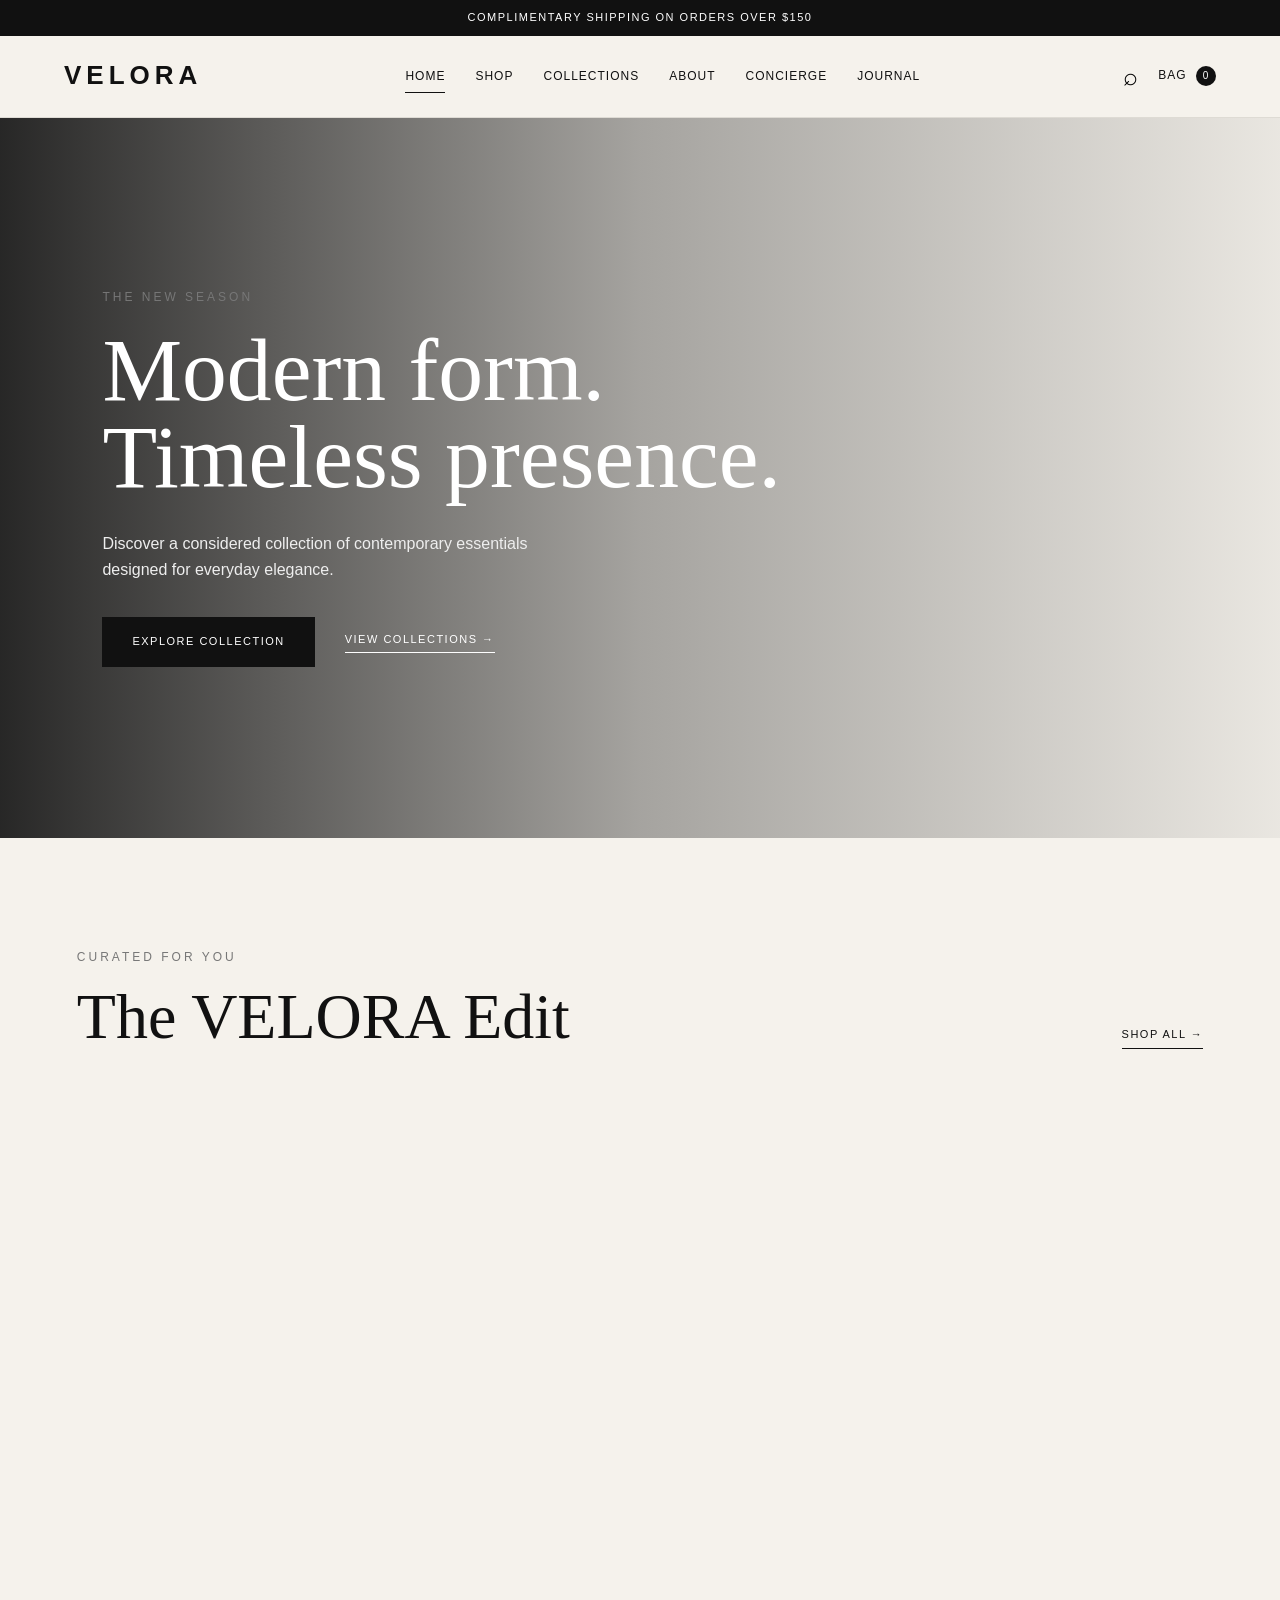
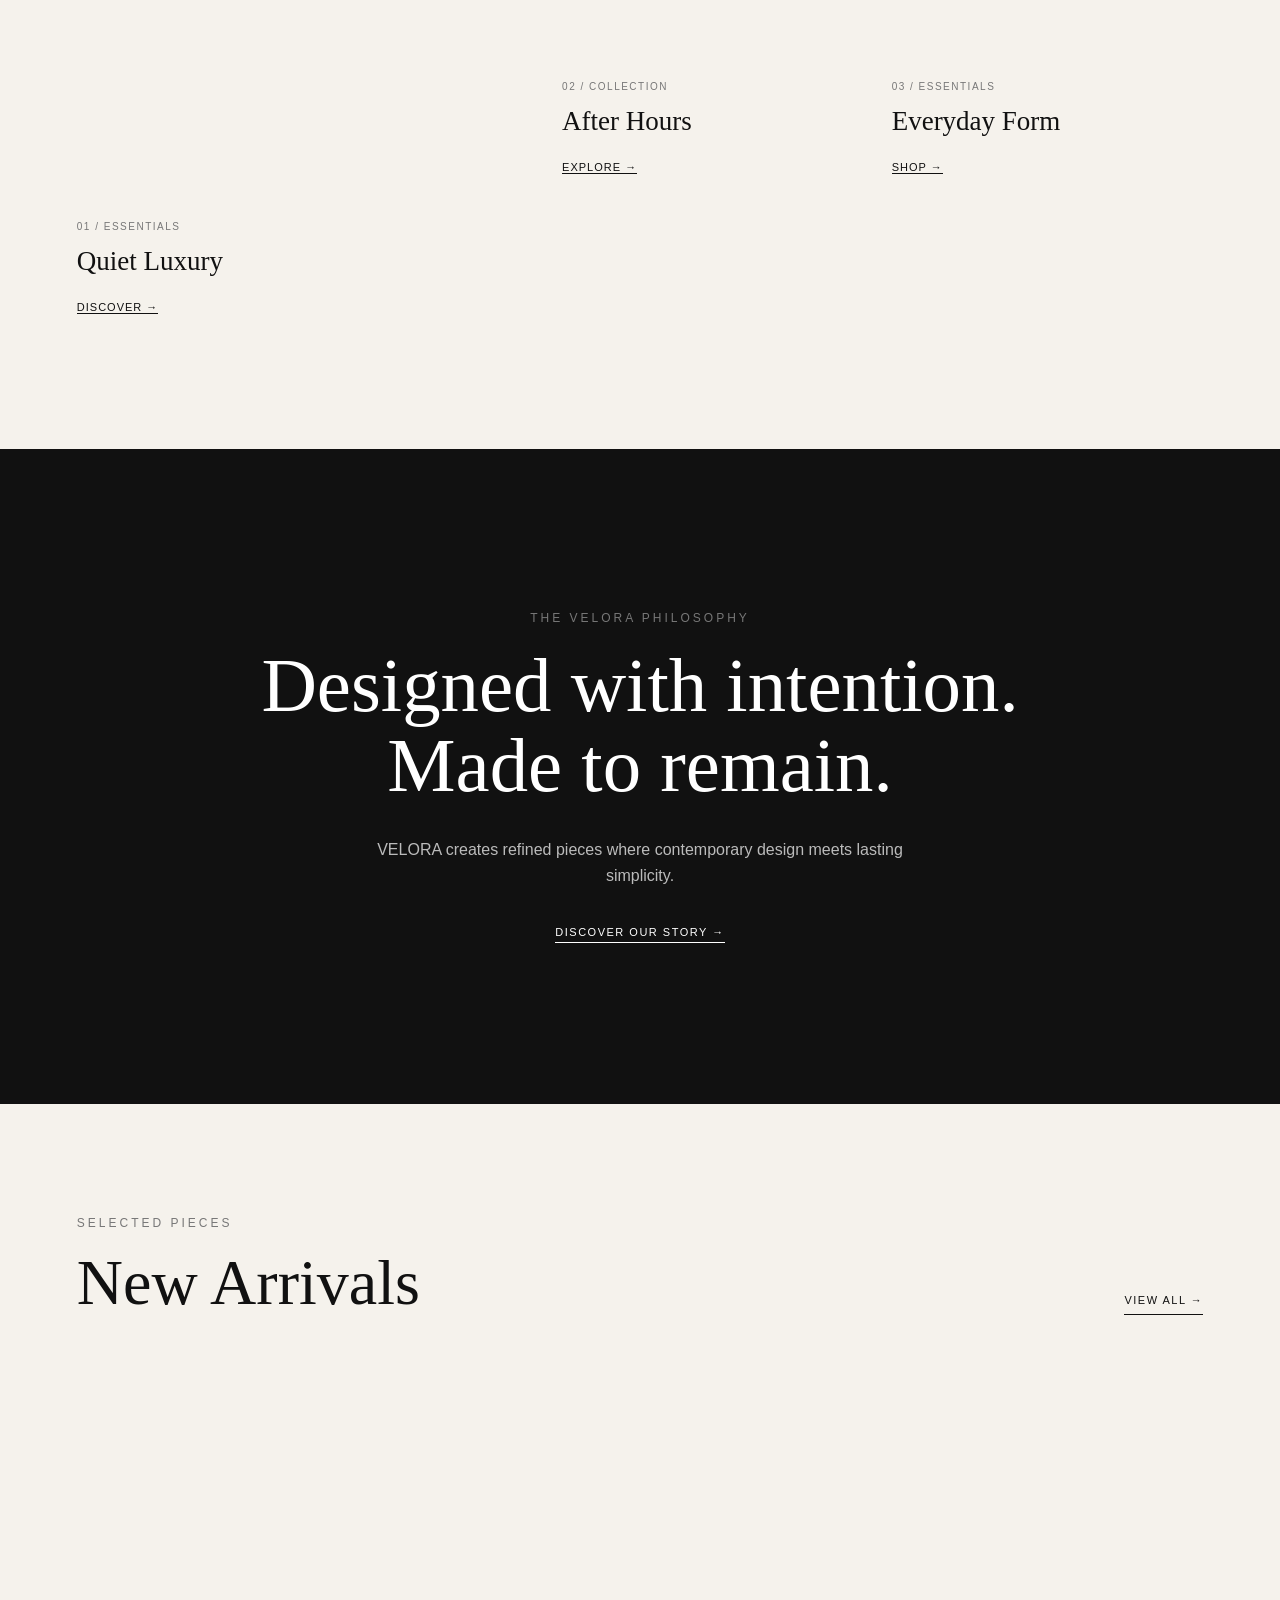
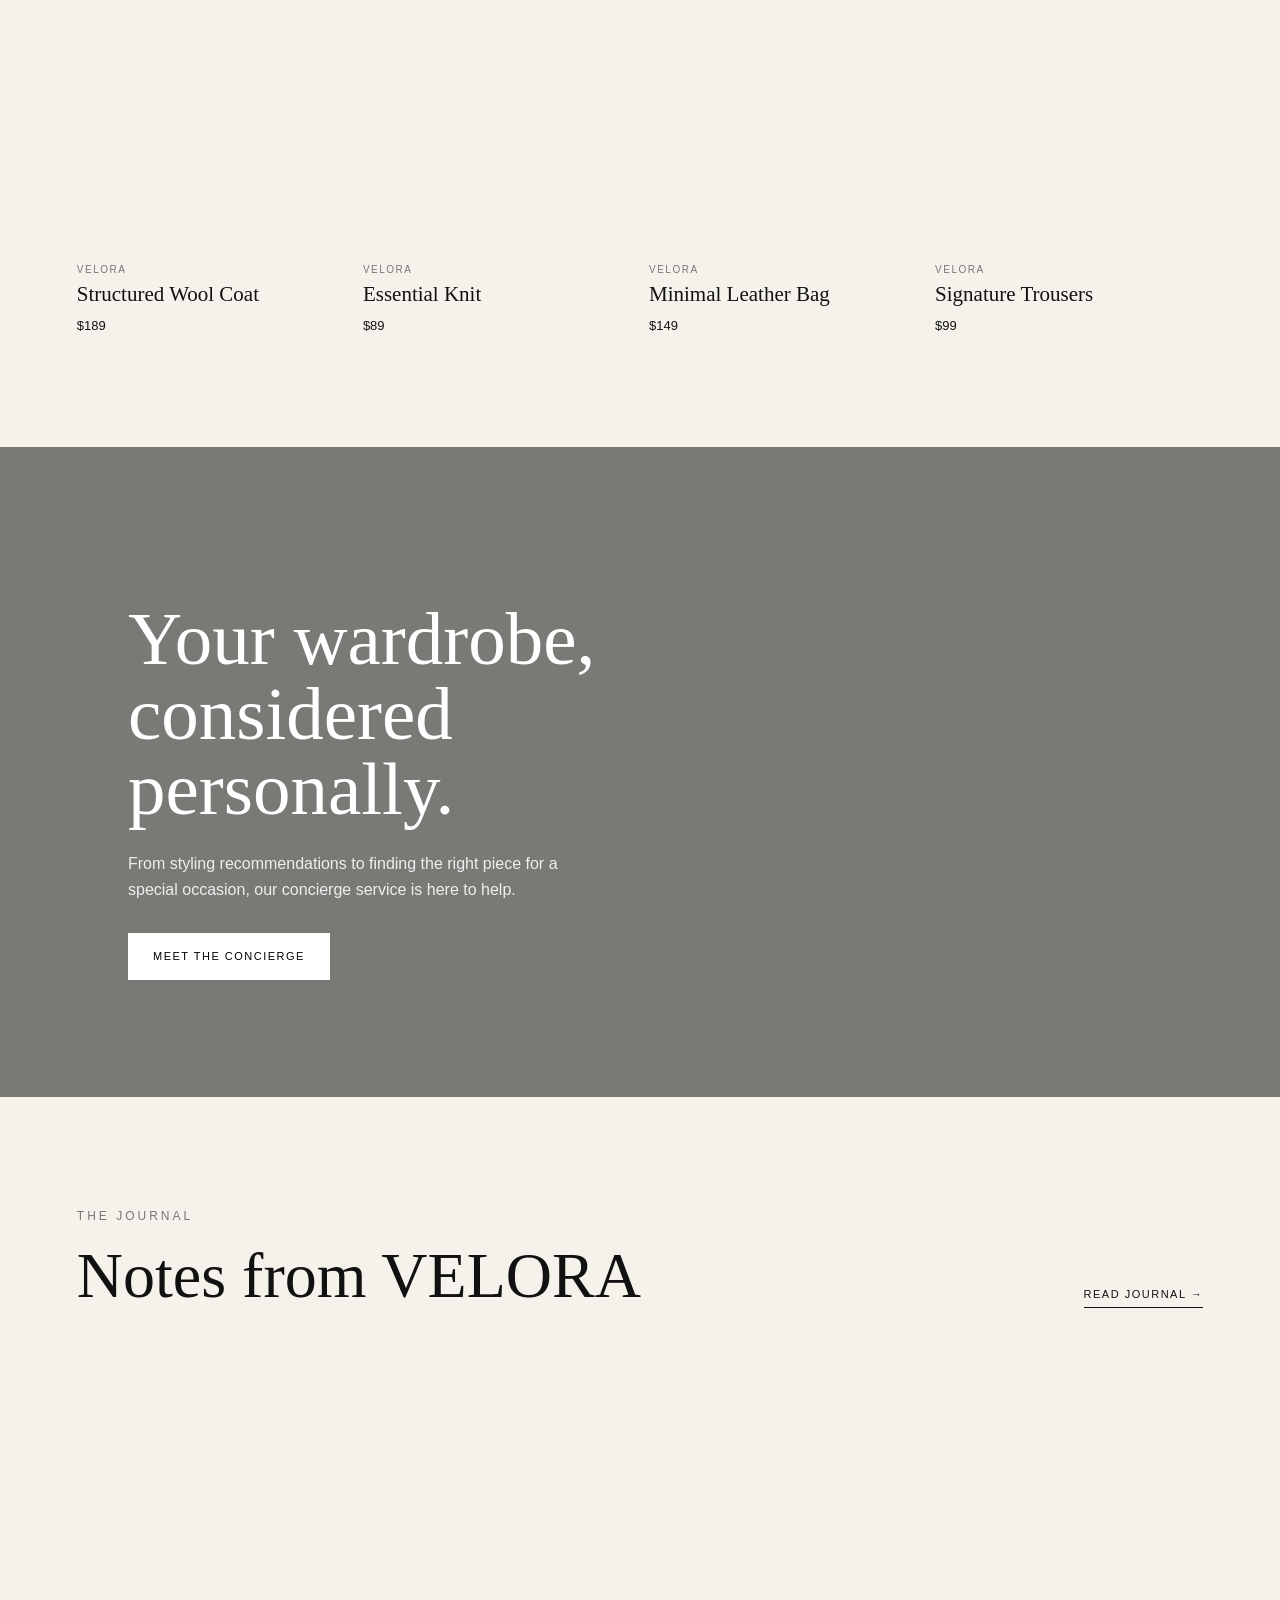
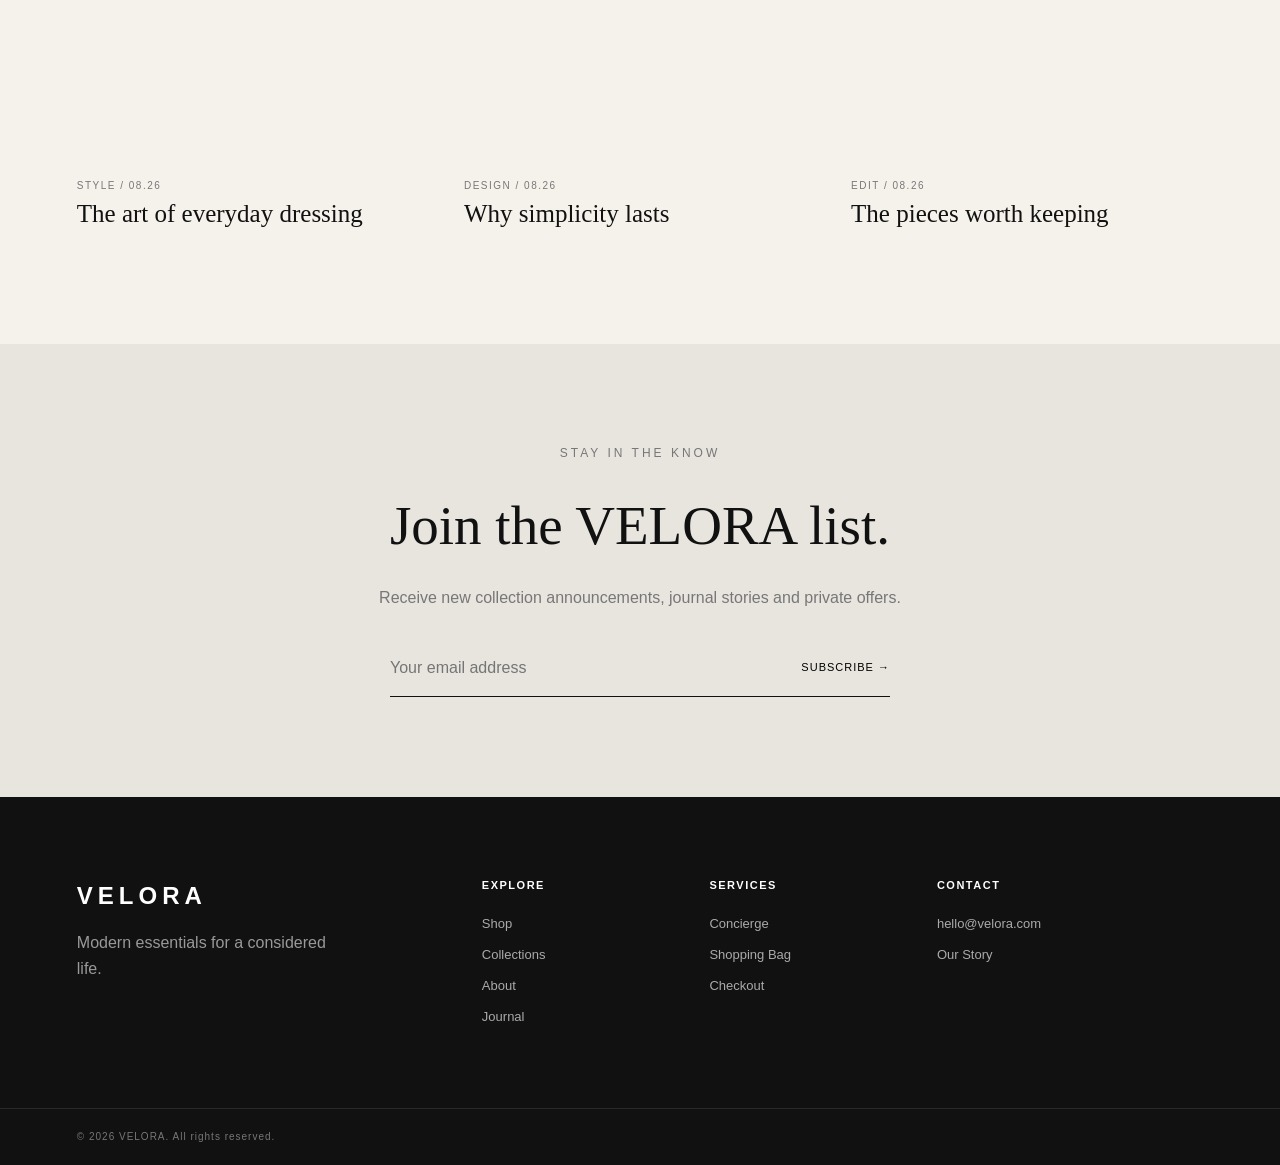
<file: index.html>
<!DOCTYPE html>
<html lang="en">
<head>
    <meta charset="UTF-8">
    <meta name="viewport" content="width=device-width, initial-scale=1.0">

    <title>VELORA — Modern Luxury</title>
    <meta name="description" content="VELORA - Modern form. Timeless presence. Shop contemporary essentials.">

    <link rel="stylesheet" href="style.css">
</head>

<body>

    <!-- Announcement Bar -->
    <div class="announcement">
        Complimentary shipping on orders over $150
    </div>

    <!-- Navigation -->
    <header class="navbar">

        <a href="index.html" class="logo">VELORA</a>

        <nav class="nav-links">
            <a href="index.html" class="active">Home</a>
            <a href="shop.html">Shop</a>
            <a href="collections.html">Collections</a>
            <a href="about.html">About</a>
            <a href="concierge.html">Concierge</a>
            <a href="journal.html">Journal</a>
        </nav>

        
        <div class="nav-actions">
            <button class="icon-btn" onclick="toggleSearch()">⌕</button>
            <a href="cart.html" class="bag">
                Bag <span id="cart-count">0</span>
            </a>
            
            <!-- ADDED MOBILE HAMBURGER BUTTON -->
            <button class="hamburger-btn" id="hamburger-btn" aria-label="Toggle navigation" aria-expanded="false">
                <span class="hamburger-line"></span>
                <span class="hamburger-line"></span>
                <span class="hamburger-line"></span>
            </button>
        </div>










    </header>

    <!-- Search -->
    <div class="search-panel" id="search-panel">
        <input
            type="text"
            id="search-input"
            placeholder="Search VELORA..."
        >
        <button onclick="toggleSearch()">×</button>
    </div>


    <!-- Hero -->
    <main>

        <section class="hero">

            <div class="hero-content">

                <p class="eyebrow">THE NEW SEASON</p>

                <h1>
                    Modern form.<br>
                    Timeless presence.
                </h1>

                <p class="hero-text">
                    Discover a considered collection of contemporary
                    essentials designed for everyday elegance.
                </p>

                <div class="hero-buttons">
                    <a href="shop.html" class="btn btn-dark">
                        Explore Collection
                    </a>

                    <a href="collections.html" class="text-link">
                        View Collections →
                    </a>
                </div>

            </div>

        </section>


        <!-- Featured Collection -->
        <section class="section">

            <div class="section-heading">

                <div>
                    <p class="eyebrow">CURATED FOR YOU</p>

                    <h2>
                        The VELORA Edit
                    </h2>
                </div>

                <a href="shop.html" class="text-link">
                    Shop all →
                </a>

            </div>


            <div class="feature-grid">

                <article class="feature-card feature-large">

                    <div class="feature-image image-one"></div>

                    <div class="feature-info">
                        <p>01 / ESSENTIALS</p>
                        <h3>Quiet Luxury</h3>
                        <a href="shop.html">Discover →</a>
                    </div>

                </article>


                <article class="feature-card">

                    <div class="feature-image image-two"></div>

                    <div class="feature-info">
                        <p>02 / COLLECTION</p>
                        <h3>After Hours</h3>
                        <a href="collections.html">Explore →</a>
                    </div>

                </article>


                <article class="feature-card">

                    <div class="feature-image image-three"></div>

                    <div class="feature-info">
                        <p>03 / ESSENTIALS</p>
                        <h3>Everyday Form</h3>
                        <a href="shop.html">Shop →</a>
                    </div>

                </article>

            </div>

        </section>


        <!-- Brand Statement -->
        <section class="statement">

            <p class="eyebrow">THE VELORA PHILOSOPHY</p>

            <h2>
                Designed with intention.<br>
                Made to remain.
            </h2>

            <p>
                VELORA creates refined pieces where contemporary
                design meets lasting simplicity.
            </p>

            <a href="about.html" class="text-link">
                Discover our story →
            </a>

        </section>


        <!-- Featured Products -->
        <section class="section products-section">

            <div class="section-heading">

                <div>
                    <p class="eyebrow">SELECTED PIECES</p>
                    <h2>New Arrivals</h2>
                </div>

                <a href="shop.html" class="text-link">
                    View all →
                </a>

            </div>

            <div class="product-preview">

                <article class="product-card">
                    <div class="product-image product-one"></div>
                    <p>VELORA</p>
                    <h3>Structured Wool Coat</h3>
                    <span>$189</span>
                </article>

                <article class="product-card">
                    <div class="product-image product-two"></div>
                    <p>VELORA</p>
                    <h3>Essential Knit</h3>
                    <span>$89</span>
                </article>

                <article class="product-card">
                    <div class="product-image product-three"></div>
                    <p>VELORA</p>
                    <h3>Minimal Leather Bag</h3>
                    <span>$149</span>
                </article>

                <article class="product-card">
                    <div class="product-image product-four"></div>
                    <p>VELORA</p>
                    <h3>Signature Trousers</h3>
                    <span>$99</span>
                </article>

            </div>

        </section>


        <!-- Concierge -->
        <section class="concierge-preview">

            <div>

                <p class="eyebrow">PRIVATE SERVICE</p>

                <h2>
                    Your wardrobe,<br>
                    considered personally.
                </h2>

                <p>
                    From styling recommendations to finding the right
                    piece for a special occasion, our concierge service
                    is here to help.
                </p>

                <a href="concierge.html" class="btn btn-light">
                    Meet the Concierge
                </a>

            </div>

        </section>


        <!-- Journal -->
        <section class="section">

            <div class="section-heading">

                <div>
                    <p class="eyebrow">THE JOURNAL</p>
                    <h2>Notes from VELORA</h2>
                </div>

                <a href="journal.html" class="text-link">
                    Read journal →
                </a>

            </div>

            <div class="journal-grid">

                <article>
                    <div class="journal-image journal-one"></div>
                    <p>STYLE / 08.26</p>
                    <h3>The art of everyday dressing</h3>
                </article>

                <article>
                    <div class="journal-image journal-two"></div>
                    <p>DESIGN / 08.26</p>
                    <h3>Why simplicity lasts</h3>
                </article>

                <article>
                    <div class="journal-image journal-three"></div>
                    <p>EDIT / 08.26</p>
                    <h3>The pieces worth keeping</h3>
                </article>

            </div>

        </section>

    </main>


    <!-- Newsletter -->
    <section class="newsletter">

        <p class="eyebrow">STAY IN THE KNOW</p>

        <h2>Join the VELORA list.</h2>

        <p>
            Receive new collection announcements, journal stories
            and private offers.
        </p>

        <form>
            <input
                type="email"
                placeholder="Your email address"
                required
            >

            <button type="submit">
                Subscribe →
            </button>
        </form>

    </section>


    <!-- Footer -->
    <footer class="footer">

        <div class="footer-brand">
            <h2>VELORA</h2>
            <p>
                Modern essentials for a considered life.
            </p>
        </div>

        <div class="footer-column">
            <h4>Explore</h4>
            <a href="shop.html">Shop</a>
            <a href="collections.html">Collections</a>
            <a href="about.html">About</a>
            <a href="journal.html">Journal</a>
        </div>

        <div class="footer-column">
            <h4>Services</h4>
            <a href="concierge.html">Concierge</a>
            <a href="cart.html">Shopping Bag</a>
            <a href="checkout.html">Checkout</a>
        </div>

        <div class="footer-column">
            <h4>Contact</h4>
            <a href="mailto:hello@velora.com">hello@velora.com</a>
            <a href="about.html">Our Story</a>
        </div>

    </footer>

    <div class="copyright">
        © 2026 VELORA. All rights reserved.
    </div>


    <script src="script.js"></script>

</body>
</html>
</file>
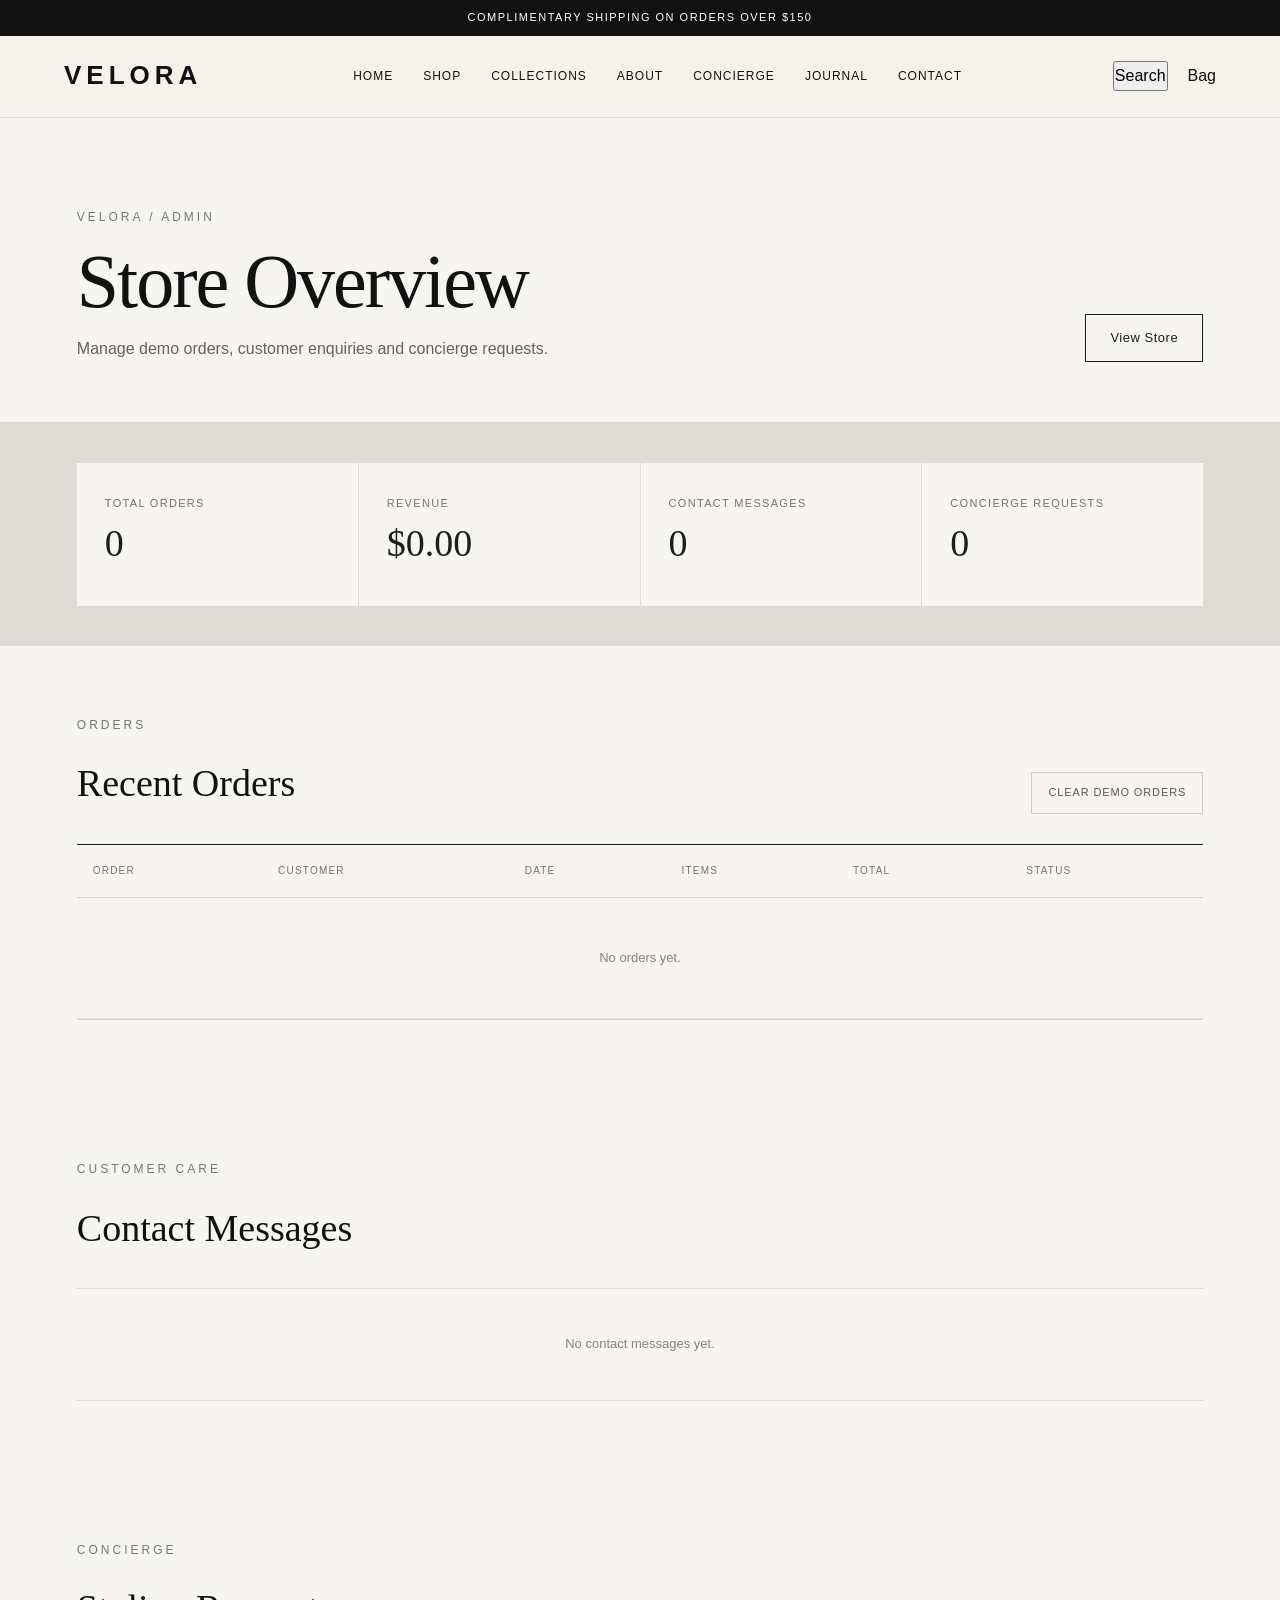
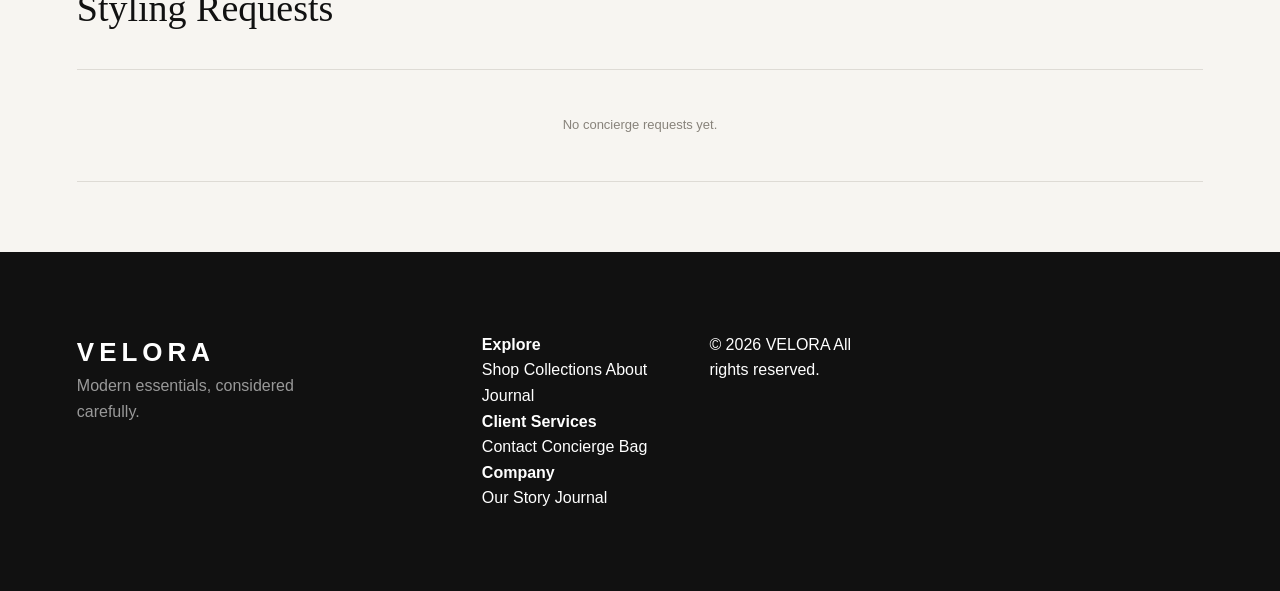
<file: admin.html>
<!DOCTYPE html>
<html lang="en">
<head>
  <meta charset="UTF-8">
  <meta name="viewport" content="width=device-width, initial-scale=1.0">

  <title>VELORA — Admin</title>

  <link rel="stylesheet" href="style.css">
</head>

<body class="admin-page">

  <!-- Announcement -->
  <div class="announcement">
    Complimentary shipping on orders over $150
  </div>


  <!-- Navigation -->
  <header class="navbar">

    <a href="index.html" class="logo">
      VELORA
    </a>

    <nav class="nav-links">
      <a href="index.html">Home</a>
      <a href="shop.html">Shop</a>
      <a href="collections.html">Collections</a>
      <a href="about.html">About</a>
      <a href="concierge.html">Concierge</a>
      <a href="journal.html">Journal</a>
      <a href="contact.html">Contact</a>
    </nav>

    <div class="nav-actions">
      <button class="search-btn" type="button">
        Search
      </button>

      <a href="cart.html" class="bag-link">
        Bag
      </a>

      <!-- ADDED MOBILE HAMBURGER BUTTON -->
      <button class="hamburger-btn" id="hamburger-btn" aria-label="Toggle navigation" aria-expanded="false">
          <span class="hamburger-line"></span>
          <span class="hamburger-line"></span>
          <span class="hamburger-line"></span>
      </button>
    </div>

  </header>


  <!-- Admin Header -->
  <main>

    <section class="admin-header">

      <div>
        <p class="eyebrow">
          VELORA / ADMIN
        </p>

        <h1>
          Store Overview
        </h1>

        <p class="admin-intro">
          Manage demo orders, customer enquiries and concierge requests.
        </p>
      </div>

      <div class="admin-header-actions">
        <a href="index.html" class="admin-secondary-btn">
          View Store
        </a>
      </div>

    </section>


    <!-- Statistics -->
    <section class="admin-stats">

      <div class="admin-stat">
        <span class="admin-stat-label">
          Total Orders
        </span>

        <strong id="totalOrders">
          0
        </strong>
      </div>


      <div class="admin-stat">
        <span class="admin-stat-label">
          Revenue
        </span>

        <strong id="totalRevenue">
          $0.00
        </strong>
      </div>


      <div class="admin-stat">
        <span class="admin-stat-label">
          Contact Messages
        </span>

        <strong id="totalMessages">
          0
        </strong>
      </div>


      <div class="admin-stat">
        <span class="admin-stat-label">
          Concierge Requests
        </span>

        <strong id="totalConcierge">
          0
        </strong>
      </div>

    </section>


    <!-- Orders -->
    <section class="admin-section">

      <div class="admin-section-heading">

        <div>
          <p class="eyebrow">
            ORDERS
          </p>

          <h2>
            Recent Orders
          </h2>
        </div>

        <button
          type="button"
          class="admin-clear-btn"
          onclick="clearDemoOrders()"
        >
          Clear Demo Orders
        </button>

      </div>


      <div class="admin-table-wrapper">

        <table class="admin-table">

          <thead>
            <tr>
              <th>Order</th>
              <th>Customer</th>
              <th>Date</th>
              <th>Items</th>
              <th>Total</th>
              <th>Status</th>
            </tr>
          </thead>

          <tbody id="ordersTableBody">

            <tr>
              <td colspan="6" class="admin-empty">
                No orders yet.
              </td>
            </tr>

          </tbody>

        </table>

      </div>

    </section>


    <!-- Contact Messages -->
    <section class="admin-section">

      <div class="admin-section-heading">

        <div>
          <p class="eyebrow">
            CUSTOMER CARE
          </p>

          <h2>
            Contact Messages
          </h2>
        </div>

      </div>


      <div
        class="admin-message-list"
        id="contactMessages"
      >

        <div class="admin-empty-card">
          No contact messages yet.
        </div>

      </div>

    </section>


    <!-- Concierge -->
    <section class="admin-section">

      <div class="admin-section-heading">

        <div>
          <p class="eyebrow">
            CONCIERGE
          </p>

          <h2>
            Styling Requests
          </h2>
        </div>

      </div>


      <div
        class="admin-message-list"
        id="conciergeRequests"
      >

        <div class="admin-empty-card">
          No concierge requests yet.
        </div>

      </div>

    </section>


  </main>


  <!-- Footer -->
  <footer class="footer">

    <div class="footer-brand">

      <a href="index.html" class="logo">
        VELORA
      </a>

      <p>
        Modern essentials, considered carefully.
      </p>

    </div>


    <div class="footer-links">

      <div>
        <h4>Explore</h4>

        <a href="shop.html">Shop</a>
        <a href="collections.html">Collections</a>
        <a href="about.html">About</a>
        <a href="journal.html">Journal</a>
      </div>


      <div>
        <h4>Client Services</h4>

        <a href="contact.html">Contact</a>
        <a href="concierge.html">Concierge</a>
        <a href="cart.html">Bag</a>
      </div>


      <div>
        <h4>Company</h4>

        <a href="about.html">Our Story</a>
        <a href="journal.html">Journal</a>
      </div>

    </div>


    <div class="footer-bottom">

      <span>
        © 2026 VELORA
      </span>

      <span>
        All rights reserved.
      </span>

    </div>

  </footer>


  <script src="script.js"></script>

  <script>

    /*
      VELORA ADMIN
      Step 1:
      Basic dashboard structure.

      The functionality will be connected
      in the next step.
    */

    function loadAdminDashboard() {

      const orders =
        JSON.parse(localStorage.getItem("veloraOrders")) || [];

      const contactMessages =
        JSON.parse(localStorage.getItem("veloraContactMessages")) || [];

      const conciergeRequests =
        JSON.parse(localStorage.getItem("veloraConciergeRequests")) || [];


      document.getElementById("totalOrders").textContent =
        orders.length;

      document.getElementById("totalMessages").textContent =
        contactMessages.length;

      document.getElementById("totalConcierge").textContent =
        conciergeRequests.length;


      let revenue = 0;

      orders.forEach(order => {

        revenue += Number(order.total) || 0;

      });

      document.getElementById("totalRevenue").textContent =
        "$" + revenue.toFixed(2);


      renderOrders(orders);

      renderContactMessages(contactMessages);

      renderConciergeRequests(conciergeRequests);

    }


   function renderOrders(orders) {

    const container =
        document.getElementById("ordersTableBody");


    if (!orders.length) {

        container.innerHTML = `
            <tr>
                <td colspan="6" class="admin-empty">
                    No orders yet.
                </td>
            </tr>
        `;

        return;
    }


    container.innerHTML = orders.map(order => {

        const items =
            order.items?.length || 0;


        let customerName = "Customer";


        if (order.customer) {

            customerName =
                `${order.customer.firstName || ""} ${order.customer.lastName || ""}`.trim();

        }


        return `
            <tr>

                <td>
                    ${order.orderNumber || "VELORA-ORDER"}
                </td>

                <td>
                    ${customerName}
                </td>

                <td>
                    ${order.date || "—"}
                </td>

                <td>
                    ${items}
                </td>

                <td>
                    $${Number(order.total || 0).toFixed(2)}
                </td>

                <td>
                    <span class="admin-status">
                        ${order.status || "Processing"}
                    </span>
                </td>

            </tr>
        `;

    }).join("");

}

    function renderContactMessages(messages) {

      const container =
        document.getElementById("contactMessages");


      if (!messages.length) {

        container.innerHTML = `
          <div class="admin-empty-card">
            No contact messages yet.
          </div>
        `;

        return;
      }


      container.innerHTML = messages.map(message => {

        return `
          <article class="admin-message-card">

            <div class="admin-message-top">

              <div>

                <h3>
                  ${message.name || "Customer"}
                </h3>

                <span>
                  ${message.email || ""}
                </span>

              </div>

              <span class="admin-message-topic">
                ${message.topic || "General"}
              </span>

            </div>

            <p>
              ${message.message || ""}
            </p>

          </article>
        `;

      }).join("");

    }


    function renderConciergeRequests(requests) {

      const container =
        document.getElementById("conciergeRequests");


      if (!requests.length) {

        container.innerHTML = `
          <div class="admin-empty-card">
            No concierge requests yet.
          </div>
        `;

        return;
      }


      container.innerHTML = requests.map(request => {

        return `
          <article class="admin-message-card">

            <div class="admin-message-top">

              <div>

                <h3>
                  ${request.name || "Client"}
                </h3>

                <span>
                  ${request.email || ""}
                </span>

              </div>

              <span class="admin-message-topic">
                ${request.service || "Styling"}
              </span>

            </div>

            <p>
              ${request.message || ""}
            </p>

          </article>
        `;

      }).join("");

    }


    function clearDemoOrders() {

      const confirmed =
        confirm(
          "Clear all demo orders from this browser?"
        );

      if (!confirmed) {
        return;
      }

      localStorage.removeItem("veloraOrders");

      loadAdminDashboard();

    }


    loadAdminDashboard();

  </script>

</body>
</html>
</file>
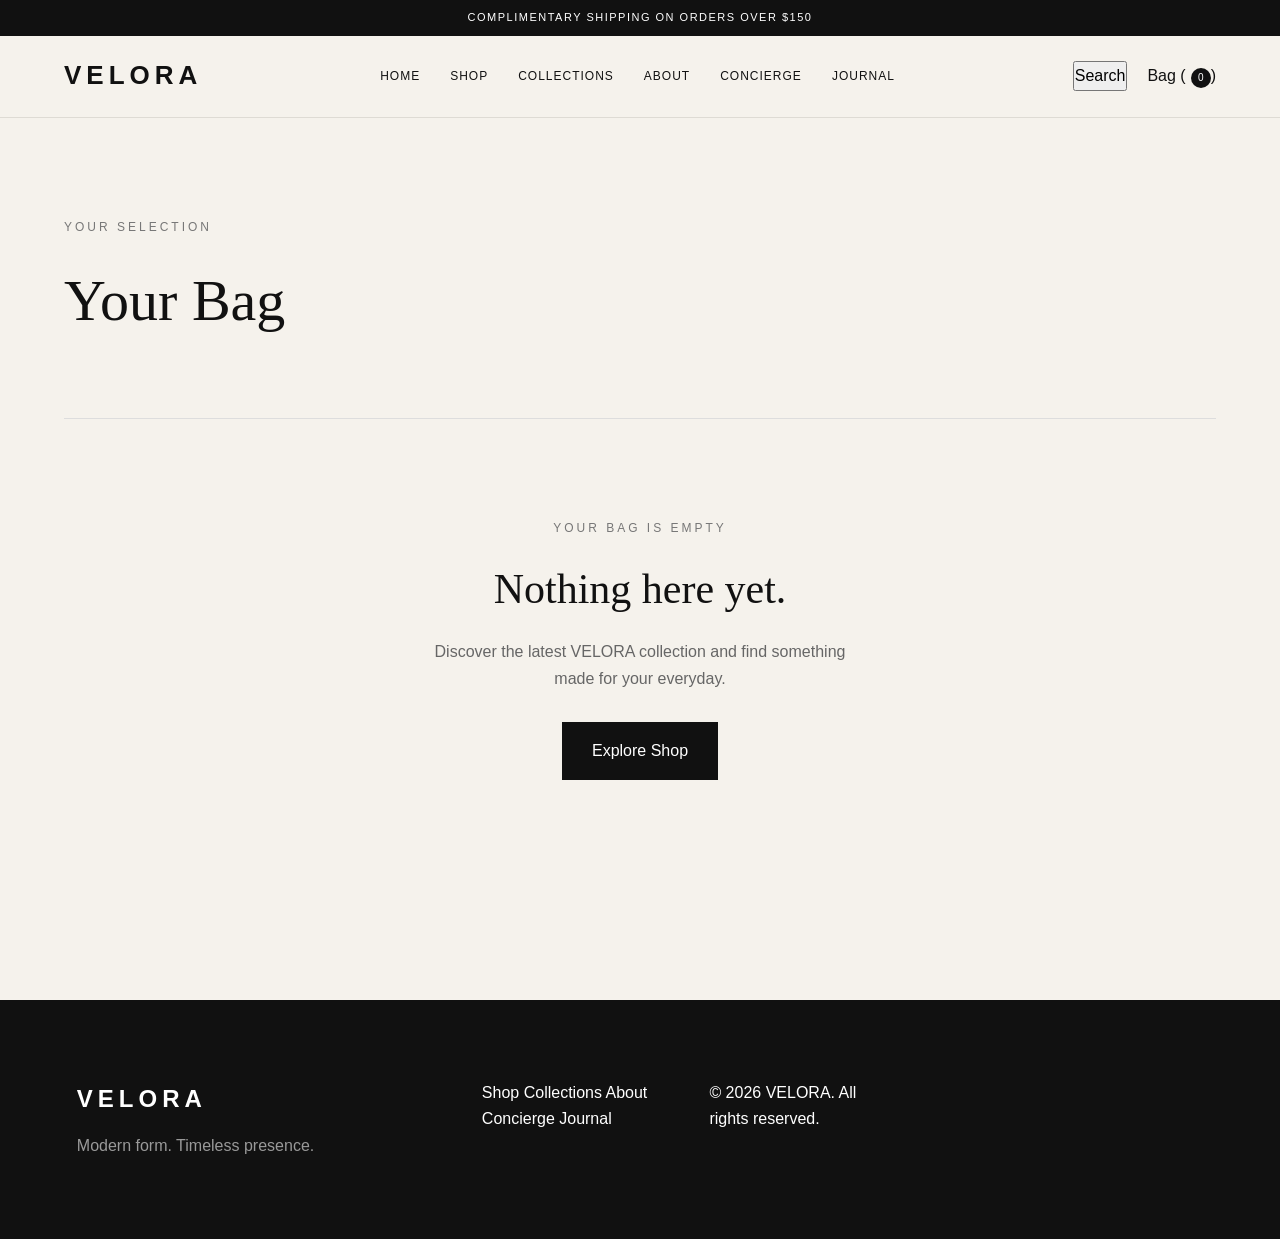
<file: cart.html>
<!DOCTYPE html>
<html lang="en">
<head>
    <meta charset="UTF-8">
    <meta name="viewport" content="width=device-width, initial-scale=1.0">
    <title>Your Bag — VELORA</title>
    <link rel="stylesheet" href="style.css">
</head>

<body>

    <!-- Announcement -->
    <div class="announcement">
        Complimentary shipping on orders over $150
    </div>

    <!-- Navigation -->
    <nav class="navbar">
        <a href="index.html" class="logo">VELORA</a>

        <div class="nav-links">
            <a href="index.html">Home</a>
            <a href="shop.html">Shop</a>
            <a href="collections.html">Collections</a>
            <a href="about.html">About</a>
            <a href="concierge.html">Concierge</a>
            <a href="journal.html">Journal</a>
        </div>

        <div class="nav-actions">
            <button onclick="toggleSearch()" class="search-btn">
                Search
            </button>

            <a href="cart.html" class="bag-link">
                Bag (<span id="cart-count">0</span>)
            </a>

            <!-- ADDED MOBILE HAMBURGER BUTTON -->
            <button class="hamburger-btn" id="hamburger-btn" aria-label="Toggle navigation" aria-expanded="false">
                <span class="hamburger-line"></span>
                <span class="hamburger-line"></span>
                <span class="hamburger-line"></span>
            </button>
        </div>
    </nav>

    <!-- Search -->
    <div id="search-panel" class="search-panel">
        <input
            type="text"
            id="search-input"
            placeholder="Search VELORA..."
        >
    </div>

    <!-- Cart -->
    <main class="cart-page">

        <div class="cart-header">
            <p class="eyebrow">YOUR SELECTION</p>
            <h1>Your Bag</h1>
        </div>

        <div id="cart-container"></div>

    </main>

    <!-- Footer -->
    <footer class="footer">

        <div class="footer-brand">
            <h2>VELORA</h2>
            <p>
                Modern form. Timeless presence.
            </p>
        </div>

        <div class="footer-links">
            <a href="shop.html">Shop</a>
            <a href="collections.html">Collections</a>
            <a href="about.html">About</a>
            <a href="concierge.html">Concierge</a>
            <a href="journal.html">Journal</a>
        </div>

        <div class="footer-bottom">
            <p>© 2026 VELORA. All rights reserved.</p>
        </div>

    </footer>


    <script src="products.js"></script>
    <script src="script.js"></script>

    <script>

        function renderCart() {

            const container = document.getElementById("cart-container");

            if (!cart || cart.length === 0) {

                container.innerHTML = `
                    <div class="empty-cart">
                        <p class="eyebrow">YOUR BAG IS EMPTY</p>

                        <h2>Nothing here yet.</h2>

                        <p>
                            Discover the latest VELORA collection
                            and find something made for your everyday.
                        </p>

                        <a href="shop.html" class="btn-dark">
                            Explore Shop
                        </a>
                    </div>
                `;

                return;
            }


            let subtotal = 0;

            cart.forEach(item => {
                subtotal += item.price * item.quantity;
            });


            const shipping = subtotal >= 150 ? 0 : 12;

            const total = subtotal + shipping;


            container.innerHTML = `

                <div class="cart-layout">

                    <div class="cart-items">

                        ${cart.map(item => `

                            <div class="cart-item">

                                <img
                                    src="${item.image}"
                                    alt="${item.name}"
                                >

                                <div class="cart-item-info">

                                    <p class="cart-category">
                                        ${item.category}
                                    </p>

                                    <h2>${item.name}</h2>                                      <p class="cart-price">                                         $${item.price}
                                    </p>

                                    <div class="cart-controls">

                                        <button
                                            onclick="changeCartQuantity(${item.id}, -1)"
                                        >
                                            −
                                        </button>

                                        <span>${item.quantity}</span>

                                        <button
                                            onclick="changeCartQuantity(${item.id}, 1)"
                                        >
                                            +
                                        </button>

                                    </div>

                                    <button
                                        class="remove-btn"
                                        onclick="removeCartItem(${item.id})"
                                    >
                                        Remove
                                    </button>

                                </div>

                            </div>

                        `).join("")}

                    </div>


                    <aside class="cart-summary">

                        <p class="eyebrow">
                            ORDER SUMMARY
                        </p>

                        <div class="summary-row">
                            <span>Subtotal</span>
                            <span>$${subtotal.toFixed(2)}</span>
                        </div>

                        <div class="summary-row">
                            <span>Shipping</span>
                            <span>
                                ${shipping === 0 ? "Complimentary" : "$12.00"}
                            </span>
                        </div>

                        <div class="summary-line"></div>

                        <div class="summary-row total-row">
                            <span>Total</span>
                            <span>$${total.toFixed(2)}</span>
                        </div>

                        <a
                            href="checkout.html"
                            class="checkout-btn"
                        >
                            Proceed to Checkout
                        </a>

                        <p class="shipping-note">
                            Complimentary shipping on orders over $150.
                        </p>

                    </aside>

                </div>
            `;
        }


        function changeCartQuantity(productId, change) {

            const item = cart.find(
                product => product.id === productId
            );

            if (!item) return;

            item.quantity += change;

            if (item.quantity <= 0) {
                cart = cart.filter(
                    product => product.id !== productId
                );
            }

            localStorage.setItem(
                "veloraCart",
                JSON.stringify(cart)
            );

            updateCartCount();

            renderCart();
        }


        function removeCartItem(productId) {

            cart = cart.filter(
                product => product.id !== productId
            );

            localStorage.setItem(
                "veloraCart",
                JSON.stringify(cart)
            );

            updateCartCount();

            renderCart();
        }


        document.addEventListener(
            "DOMContentLoaded",
            renderCart
        );

    </script>

</body>
</html>
</file>
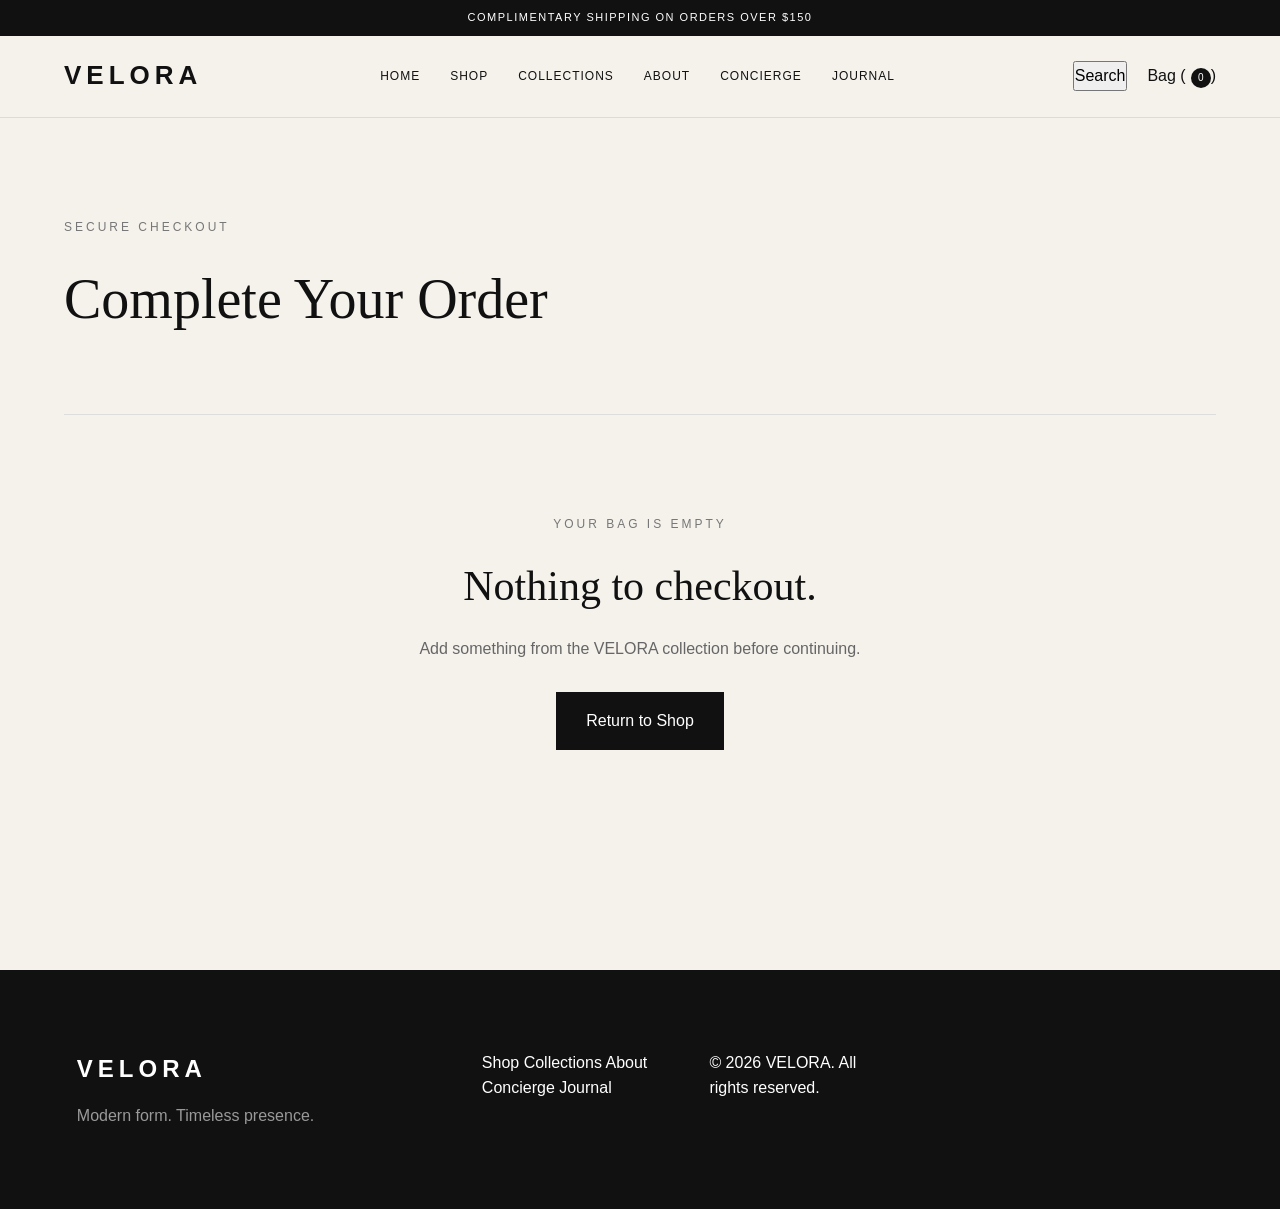
<file: checkout.html>
<!DOCTYPE html>
<html lang="en">
<head>
    <meta charset="UTF-8">
    <meta name="viewport" content="width=device-width, initial-scale=1.0">
    <title>Checkout — VELORA</title>
    <link rel="stylesheet" href="style.css">
</head>

<body>

    <!-- Announcement -->
    <div class="announcement">
        Complimentary shipping on orders over $150
    </div>

    <!-- Navigation -->
    <nav class="navbar">

        <a href="index.html" class="logo">
            VELORA
        </a>

        <div class="nav-links">
            <a href="index.html">Home</a>
            <a href="shop.html">Shop</a>
            <a href="collections.html">Collections</a>
            <a href="about.html">About</a>
            <a href="concierge.html">Concierge</a>
            <a href="journal.html">Journal</a>
        </div>

        <div class="nav-actions">

            <button onclick="toggleSearch()" class="search-btn">
                Search
            </button>

            <a href="cart.html" class="bag-link">
                Bag (<span id="cart-count">0</span>)
            </a>

            <!-- ADDED MOBILE HAMBURGER BUTTON -->
            <button class="hamburger-btn" id="hamburger-btn" aria-label="Toggle navigation" aria-expanded="false">
                <span class="hamburger-line"></span>
                <span class="hamburger-line"></span>
                <span class="hamburger-line"></span>
            </button>

        </div>

    </nav>

    <!-- Search -->
    <div id="search-panel" class="search-panel">

        <input
            type="text"
            id="search-input"
            placeholder="Search VELORA..."
        >

    </div>


    <!-- Checkout -->
    <main class="checkout-page">

        <div class="checkout-header">

            <p class="eyebrow">
                SECURE CHECKOUT
            </p>

            <h1>Complete Your Order</h1>

        </div>


        <div id="checkout-container">

            <div class="checkout-layout">


                <!-- CUSTOMER INFORMATION -->

                <section class="checkout-form">

                    <div class="checkout-section">

                        <p class="eyebrow">
                            01 — CONTACT
                        </p>

                        <h2>Contact Information</h2>

                        <div class="form-grid">

                            <div class="form-group full">
                                <label for="email">
                                    Email Address
                                </label>

                                <input
                                    type="email"
                                    id="email"
                                    placeholder="you@example.com"
                                    required
                                >
                            </div>

                        </div>

                    </div>


                    <!-- SHIPPING -->

                    <div class="checkout-section">

                        <p class="eyebrow">
                            02 — DELIVERY
                        </p>

                        <h2>Shipping Address</h2>

                        <div class="form-grid">

                            <div class="form-group">

                                <label for="first-name">
                                    First Name
                                </label>

                                <input
                                    type="text"
                                    id="first-name"
                                    placeholder="First name"
                                    required
                                >

                            </div>


                            <div class="form-group">

                                <label for="last-name">
                                    Last Name
                                </label>

                                <input
                                    type="text"
                                    id="last-name"
                                    placeholder="Last name"
                                    required
                                >

                            </div>


                            <div class="form-group full">

                                <label for="address">
                                    Address
                                </label>

                                <input
                                    type="text"
                                    id="address"
                                    placeholder="Street address"
                                    required
                                >

                            </div>


                            <div class="form-group">

                                <label for="city">
                                    City
                                </label>

                                <input
                                    type="text"
                                    id="city"
                                    placeholder="City"
                                    required
                                >

                            </div>


                            <div class="form-group">

                                <label for="postal">
                                    Postal Code
                                </label>

                                <input
                                    type="text"
                                    id="postal"
                                    placeholder="Postal code"
                                    required
                                >

                            </div>


                            <div class="form-group full">

                                <label for="country">
                                    Country
                                </label>

                                <select id="country">

                                    <option value="">
                                        Select country
                                    </option>

                                    <option>
                                        Bangladesh
                                    </option>

                                    <option>
                                        United States
                                    </option>

                                    <option>
                                        United Kingdom
                                    </option>

                                    <option>
                                        Canada
                                    </option>

                                    <option>
                                        Australia
                                    </option>

                                </select>

                            </div>

                        </div>

                    </div>


                    <!-- PAYMENT -->

                    <div class="checkout-section">

                        <p class="eyebrow">
                            03 — PAYMENT
                        </p>

                        <h2>Payment Method</h2>

                        <div class="payment-box">

                            <div class="payment-option">

                                <input
                                    type="radio"
                                    name="payment"
                                    checked
                                >

                                <div>

                                    <strong>
                                        Cash on Delivery
                                    </strong>

                                    <p>
                                        Pay when your order arrives.
                                    </p>

                                </div>

                            </div>


                            <div class="payment-option">

                                <input
                                    type="radio"
                                    name="payment"
                                >

                                <div>

                                    <strong>
                                        Card Payment
                                    </strong>

                                    <p>
                                        Demo payment option for this project.
                                    </p>

                                </div>

                            </div>

                        </div>

                    </div>


                    <button
                        class="place-order-btn"
                        onclick="placeOrder()"
                    >
                        Place Order
                    </button>

                </section>


                <!-- ORDER SUMMARY -->

                <aside class="checkout-summary">

                    <p class="eyebrow">
                        YOUR ORDER
                    </p>

                    <div id="checkout-items"></div>


                    <div class="checkout-summary-line"></div>


                    <div class="checkout-row">

                        <span>
                            Subtotal
                        </span>

                        <span id="checkout-subtotal">
                            $0.00
                        </span>

                    </div>


                    <div class="checkout-row">

                        <span>
                            Shipping
                        </span>

                        <span id="checkout-shipping">
                            $0.00
                        </span>

                    </div>


                    <div class="checkout-summary-line"></div>


                    <div class="checkout-row checkout-total">

                        <span>
                            Total
                        </span>

                        <span id="checkout-total">
                            $0.00
                        </span>

                    </div>

                </aside>

            </div>

        </div>

    </main>


    <!-- Footer -->

    <footer class="footer">

        <div class="footer-brand">

            <h2>VELORA</h2>

            <p>
                Modern form. Timeless presence.
            </p>

        </div>


        <div class="footer-links">

            <a href="shop.html">
                Shop
            </a>

            <a href="collections.html">
                Collections
            </a>

            <a href="about.html">
                About
            </a>

            <a href="concierge.html">
                Concierge
            </a>

            <a href="journal.html">
                Journal
            </a>

        </div>


        <div class="footer-bottom">

            <p>
                © 2026 VELORA. All rights reserved.
            </p>

        </div>

    </footer>


    <script src="products.js"></script>
    <script src="script.js"></script>


    <script>

        function renderCheckout() {

            const itemsContainer =
                document.getElementById("checkout-items");

            if (!cart || cart.length === 0) {

                document.getElementById(
                    "checkout-container"
                ).innerHTML = `

                    <div class="empty-cart">

                        <p class="eyebrow">
                            YOUR BAG IS EMPTY
                        </p>

                        <h2>
                            Nothing to checkout.
                        </h2>

                        <p>
                            Add something from the VELORA collection
                            before continuing.
                        </p>

                        <a
                            href="shop.html"
                            class="btn-dark"
                        >
                            Return to Shop
                        </a>

                    </div>

                `;

                return;
            }


            let subtotal = 0;


            itemsContainer.innerHTML = cart.map(item => {

                const itemTotal =
                    item.price * item.quantity;

                subtotal += itemTotal;


                return `

                    <div class="checkout-item">

                        <img
                            src="${item.image}"
                            alt="${item.name}"
                        >

                        <div class="checkout-item-info">

                            <h3>
                                ${item.name}
                            </h3>

                            <p>
                                Qty: ${item.quantity}
                            </p>

                            <strong>
                                $${itemTotal.toFixed(2)}
                            </strong>

                        </div>

                    </div>

                `;

            }).join("");


            const shipping =
                subtotal >= 150 ? 0 : 12;

            const total =
                subtotal + shipping;


            document.getElementById(
                "checkout-subtotal"
            ).textContent =
                `$${subtotal.toFixed(2)}`;


            document.getElementById(
                "checkout-shipping"
            ).textContent =
                shipping === 0
                    ? "Complimentary"
                    : `$${shipping.toFixed(2)}`;


            document.getElementById(
                "checkout-total"
            ).textContent =
                `$${total.toFixed(2)}`;

        }


        function placeOrder() {

            const email =
                document.getElementById("email").value.trim();

            const firstName =
                document.getElementById("first-name").value.trim();

            const lastName =
                document.getElementById("last-name").value.trim();

            const address =
                document.getElementById("address").value.trim();

            const city =
                document.getElementById("city").value.trim();

            const postal =
                document.getElementById("postal").value.trim();

            const country =
                document.getElementById("country").value;


            if (
                !email ||
                !firstName ||
                !lastName ||
                !address ||
                !city ||
                !postal ||
                !country
            ) {

                alert(
                    "Please complete all required fields."
                );

                return;

            }


            const orderNumber =
                "VEL-" +
                Math.floor(
                    100000 +
                    Math.random() * 900000
                );


           const newOrder = {

    orderNumber: orderNumber,

    customer: {
        email: email,
        firstName: firstName,
        lastName: lastName,
        address: address,
        city: city,
        postal: postal,
        country: country
    },

    items: cart,

    total: cart.reduce(
        (sum, item) =>
            sum + (Number(item.price) * Number(item.quantity)),
        0
    ),

    status: "Processing",

    date: new Date().toISOString()

};


// Save the latest order
localStorage.setItem(
    "veloraLastOrder",
    JSON.stringify(newOrder)
);


// Save order to the Admin order history
const existingOrders =
    JSON.parse(
        localStorage.getItem("veloraOrders")
    ) || [];


existingOrders.push(newOrder);


localStorage.setItem(
    "veloraOrders",
    JSON.stringify(existingOrders)
);


            localStorage.removeItem(
                "veloraCart"
            );

            cart = [];

            updateCartCount();


            window.location.href =
                "order-success.html";

        }


        document.addEventListener(
            "DOMContentLoaded",
            renderCheckout
        );

    </script>

</body>
</html>
</file>
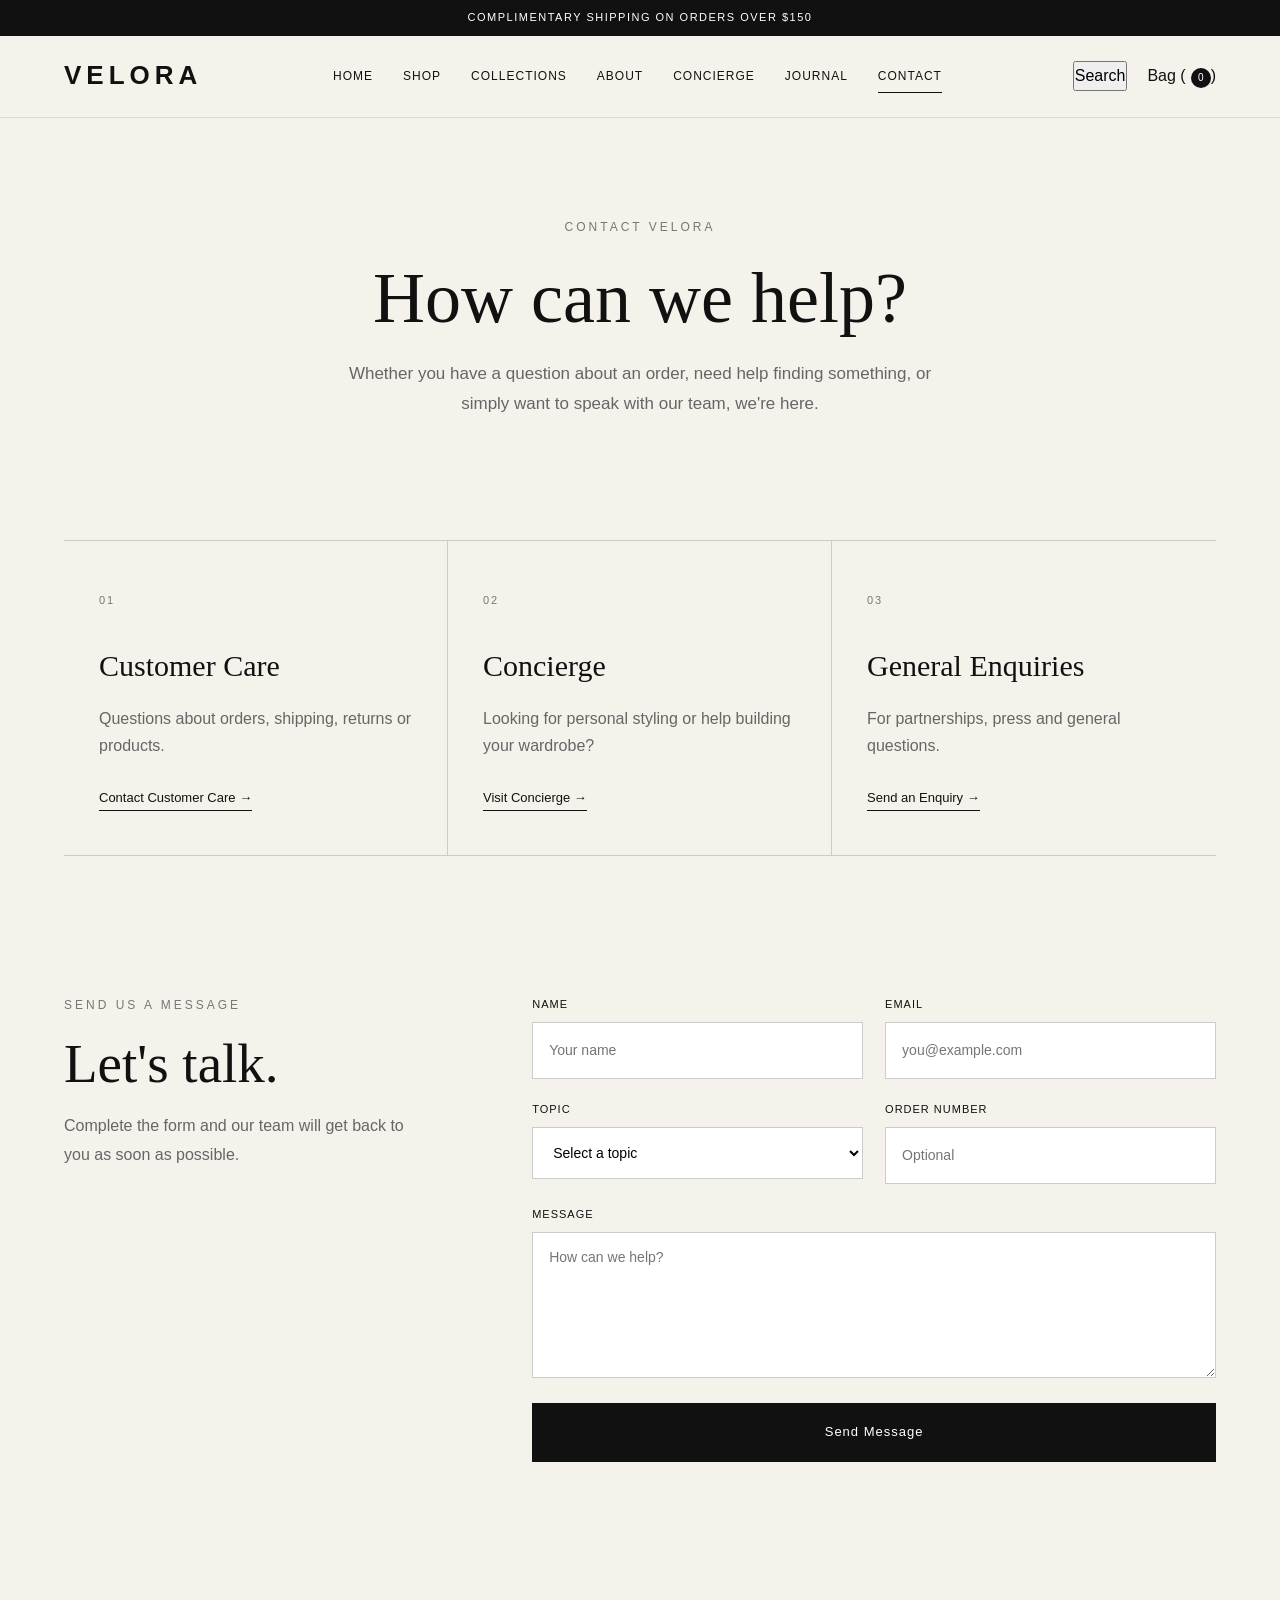
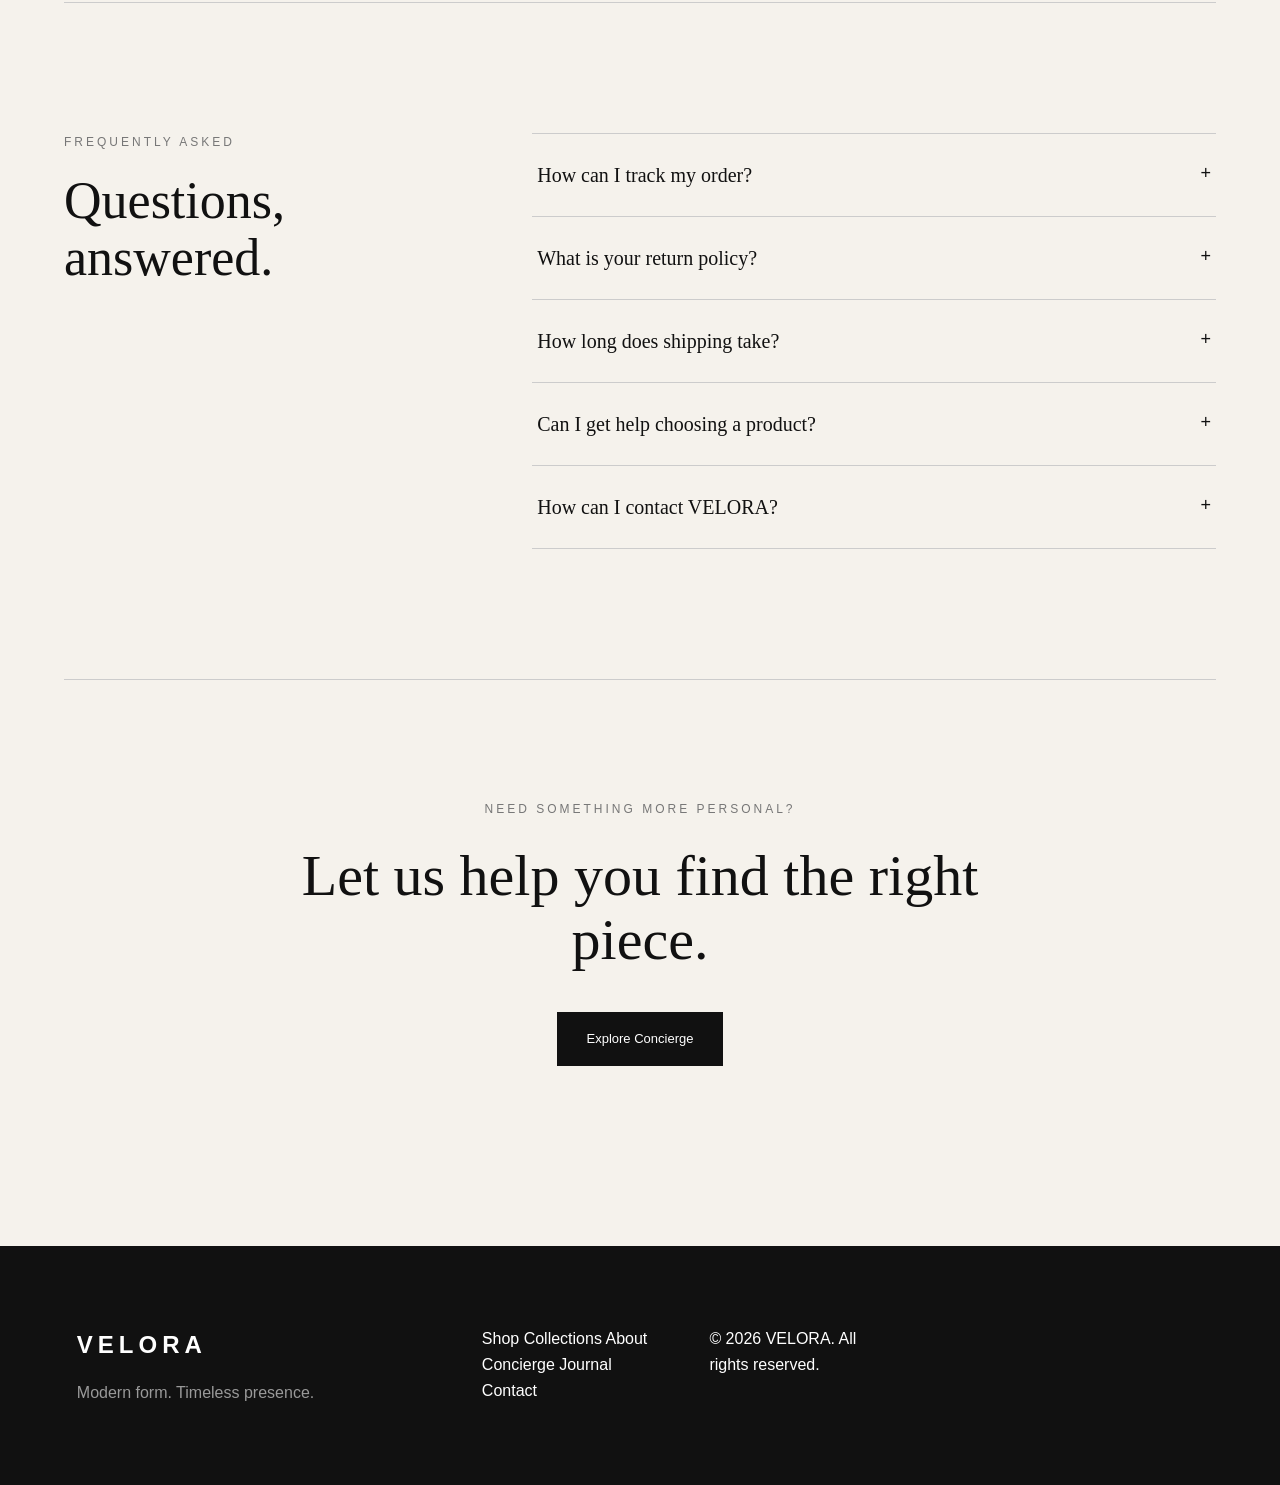
<file: contact.html>
<!DOCTYPE html>
<html lang="en">

<head>

    <meta charset="UTF-8">

    <meta
        name="viewport"
        content="width=device-width, initial-scale=1.0"
    >

    <title>Contact — VELORA</title>

    <link
        rel="stylesheet"
        href="style.css"
    >

</head>


<body>

    <div class="announcement">
        Complimentary shipping on orders over $150
    </div>


    <!-- NAVIGATION -->

    <nav class="navbar">

        <a
            href="index.html"
            class="logo"
        >
            VELORA
        </a>


        <div class="nav-links">

            <a href="index.html">
                Home
            </a>

            <a href="shop.html">
                Shop
            </a>

            <a href="collections.html">
                Collections
            </a>

            <a href="about.html">
                About
            </a>

            <a href="concierge.html">
                Concierge
            </a>

            <a href="journal.html">
                Journal
            </a>

            <a
                href="contact.html"
                class="active"
            >
                Contact
            </a>

        </div>


        <div class="nav-actions">

            <button
                onclick="toggleSearch()"
                class="search-btn"
            >
                Search
            </button>

            <a
                href="cart.html"
                class="bag-link"
            >
                Bag
                (<span id="cart-count">0</span>)
            </a>

            <!-- ADDED MOBILE HAMBURGER BUTTON -->
            <button class="hamburger-btn" id="hamburger-btn" aria-label="Toggle navigation" aria-expanded="false">
                <span class="hamburger-line"></span>
                <span class="hamburger-line"></span>
                <span class="hamburger-line"></span>
            </button>

        </div>

    </nav>


    <!-- SEARCH -->

    <div
        id="search-panel"
        class="search-panel"
    >

        <input
            type="text"
            id="search-input"
            placeholder="Search VELORA..."
        >

    </div>


    <main class="contact-page">


        <!-- HERO -->

        <section class="contact-hero">

            <p class="eyebrow">
                CONTACT VELORA
            </p>

            <h1>
                How can we
                help?
            </h1>

            <p>
                Whether you have a question about an order,
                need help finding something, or simply want
                to speak with our team, we're here.
            </p>

        </section>


        <!-- CONTACT OPTIONS -->

        <section class="contact-options">


            <article class="contact-option">

                <span>
                    01
                </span>

                <h2>
                    Customer Care
                </h2>

                <p>
                    Questions about orders, shipping,
                    returns or products.
                </p>

                <a href="#contact-form">
                    Contact Customer Care →
                </a>

            </article>


            <article class="contact-option">

                <span>
                    02
                </span>

                <h2>
                    Concierge
                </h2>

                <p>
                    Looking for personal styling or
                    help building your wardrobe?
                </p>

                <a href="concierge.html">
                    Visit Concierge →
                </a>

            </article>


            <article class="contact-option">

                <span>
                    03
                </span>

                <h2>
                    General Enquiries
                </h2>

                <p>
                    For partnerships, press and
                    general questions.
                </p>

                <a href="#contact-form">
                    Send an Enquiry →
                </a>

            </article>

        </section>


        <!-- CONTACT FORM -->

        <section
            class="contact-section"
            id="contact-form"
        >


            <div class="contact-section-heading">

                <p class="eyebrow">
                    SEND US A MESSAGE
                </p>

                <h2>
                    Let's talk.
                </h2>

                <p>
                    Complete the form and our team will
                    get back to you as soon as possible.
                </p>

            </div>


            <form
                class="contact-form"
                onsubmit="submitContact(event)"
            >


                <div class="contact-form-grid">


                    <div class="contact-field">

                        <label for="contact-name">
                            Name
                        </label>

                        <input
                            id="contact-name"
                            type="text"
                            placeholder="Your name"
                            required
                        >

                    </div>


                    <div class="contact-field">

                        <label for="contact-email">
                            Email
                        </label>

                        <input
                            id="contact-email"
                            type="email"
                            placeholder="you@example.com"
                            required
                        >

                    </div>


                    <div class="contact-field">

                        <label for="contact-topic">
                            Topic
                        </label>

                        <select
                            id="contact-topic"
                            required
                        >

                            <option value="">
                                Select a topic
                            </option>

                            <option>
                                Order Support
                            </option>

                            <option>
                                Product Question
                            </option>

                            <option>
                                Shipping
                            </option>

                            <option>
                                Returns
                            </option>

                            <option>
                                General Enquiry
                            </option>

                        </select>

                    </div>


                    <div class="contact-field">

                        <label for="contact-order">
                            Order Number
                        </label>

                        <input
                            id="contact-order"
                            type="text"
                            placeholder="Optional"
                        >

                    </div>


                    <div class="contact-field full">

                        <label for="contact-message">
                            Message
                        </label>

                        <textarea
                            id="contact-message"
                            rows="7"
                            placeholder="How can we help?"
                            required
                        ></textarea>

                    </div>


                </div>


                <button
                    type="submit"
                    class="contact-submit"
                >
                    Send Message
                </button>


            </form>


            <!-- SUCCESS -->

            <div
                id="contact-success"
                class="contact-success"
            >

                <div class="success-icon">
                    ✓
                </div>

                <p class="eyebrow">
                    MESSAGE RECEIVED
                </p>

                <h2>
                    Thank you.
                </h2>

                <p>
                    Your message has been received.
                    Our team will review it and get
                    back to you shortly.
                </p>

                <button
                    onclick="resetContact()"
                    class="contact-secondary-btn"
                >
                    Send Another Message
                </button>

            </div>


        </section>


        <!-- FAQ -->

        <section class="contact-faq">

            <div class="faq-heading">

                <p class="eyebrow">
                    FREQUENTLY ASKED
                </p>

                <h2>
                    Questions,
                    answered.
                </h2>

            </div>


            <div class="faq-list">


                <details>

                    <summary>
                        How can I track my order?
                    </summary>

                    <p>
                        Once your order has been processed,
                        tracking information can be provided
                        through your order confirmation.
                    </p>

                </details>


                <details>

                    <summary>
                        What is your return policy?
                    </summary>

                    <p>
                        Items may be eligible for return
                        depending on their condition and
                        the applicable return period.
                        Contact our team for assistance
                        with a specific order.
                    </p>

                </details>


                <details>

                    <summary>
                        How long does shipping take?
                    </summary>

                    <p>
                        Delivery times depend on the
                        destination and shipping method
                        selected at checkout.
                    </p>

                </details>


                <details>

                    <summary>
                        Can I get help choosing a product?
                    </summary>

                    <p>
                        Absolutely. Our Concierge service
                        is available for personal styling,
                        wardrobe edits and occasion dressing.
                    </p>

                </details>


                <details>

                    <summary>
                        How can I contact VELORA?
                    </summary>

                    <p>
                        You can use the contact form on
                        this page and our team will respond
                        to your enquiry.
                    </p>

                </details>


            </div>

        </section>


        <!-- FINAL CTA -->

        <section class="contact-final">

            <p class="eyebrow">
                NEED SOMETHING MORE PERSONAL?
            </p>

            <h2>
                Let us help you
                find the right piece.
            </h2>

            <a
                href="concierge.html"
                class="contact-final-btn"
            >
                Explore Concierge
            </a>

        </section>


    </main>


    <!-- FOOTER -->

    <footer class="footer">

        <div class="footer-brand">

            <h2>
                VELORA
            </h2>

            <p>
                Modern form. Timeless presence.
            </p>

        </div>


        <div class="footer-links">

            <a href="shop.html">
                Shop
            </a>

            <a href="collections.html">
                Collections
            </a>

            <a href="about.html">
                About
            </a>

            <a href="concierge.html">
                Concierge
            </a>

            <a href="journal.html">
                Journal
            </a>

            <a href="contact.html">
                Contact
            </a>

        </div>


        <div class="footer-bottom">

            <p>
                © 2026 VELORA. All rights reserved.
            </p>

        </div>

    </footer>


    <script src="products.js"></script>

    <script src="script.js"></script>


    <script>

        function submitContact(event) {

            event.preventDefault();


            const message = {

                name:
                    document.getElementById(
                        "contact-name"
                    ).value,

                email:
                    document.getElementById(
                        "contact-email"
                    ).value,

                topic:
                    document.getElementById(
                        "contact-topic"
                    ).value,

                orderNumber:
                    document.getElementById(
                        "contact-order"
                    ).value,

                message:
                    document.getElementById(
                        "contact-message"
                    ).value,

                submittedAt:
                    new Date().toISOString()

            };


            localStorage.setItem(
                "veloraContactMessage",
                JSON.stringify(message)
            );


            document.querySelector(
                ".contact-form"
            ).style.display = "none";


            document.getElementById(
                "contact-success"
            ).classList.add("show");

        }


        function resetContact() {

            document
                .querySelector(".contact-form")
                .reset();


            document.querySelector(
                ".contact-form"
            ).style.display = "block";


            document.getElementById(
                "contact-success"
            ).classList.remove("show");

        }

    </script>


</body>

</html>
</file>
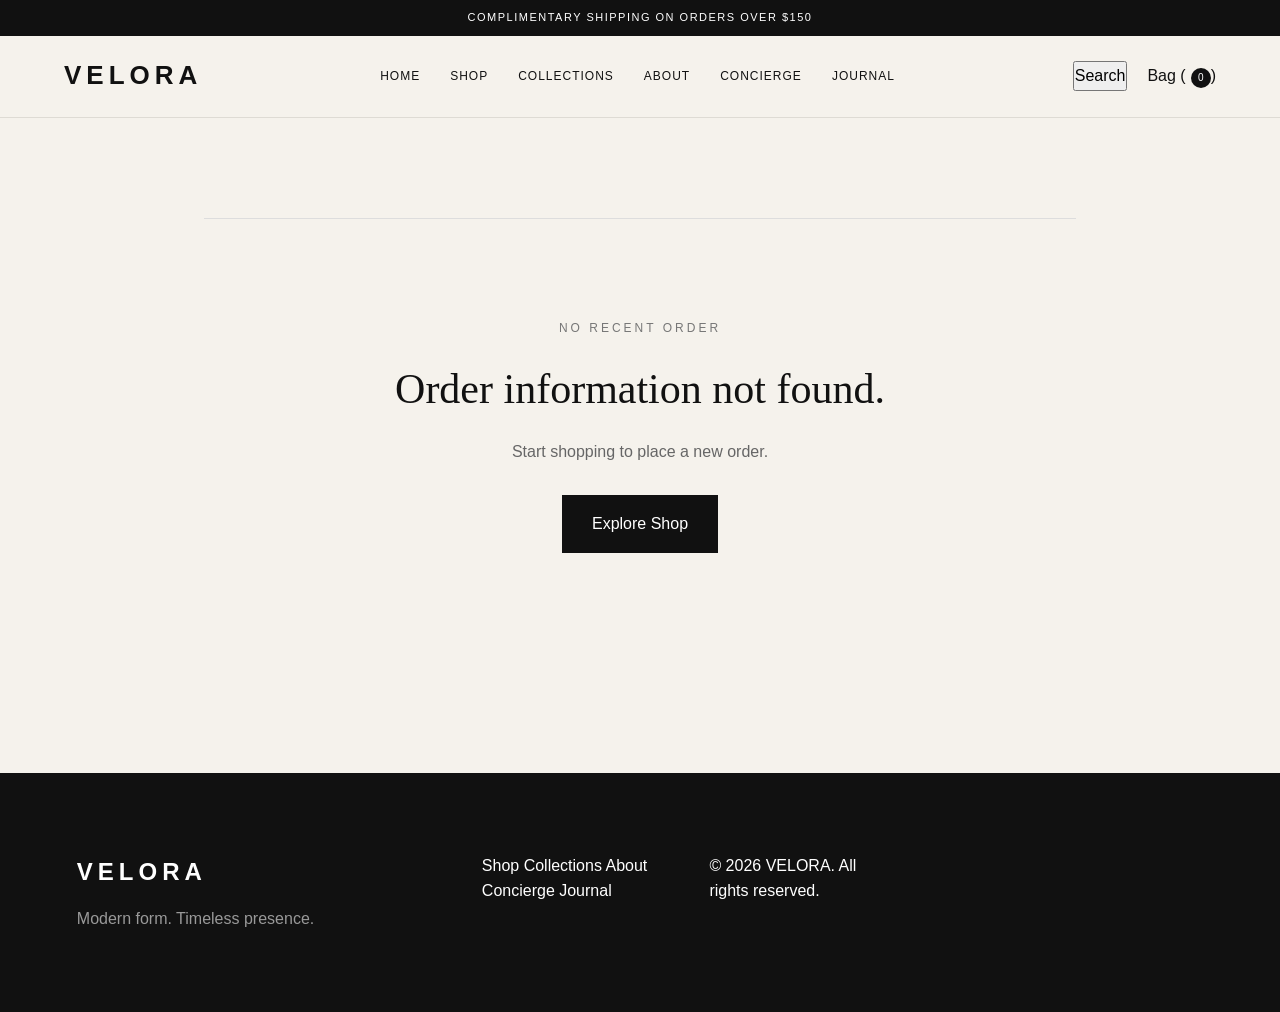
<file: order-success.html>
<!DOCTYPE html>
<html lang="en">
<head>
    <meta charset="UTF-8">
    <meta name="viewport" content="width=device-width, initial-scale=1.0">
    <title>Order Confirmed — VELORA</title>
    <link rel="stylesheet" href="style.css">
</head>

<body>

    <!-- Announcement -->
    <div class="announcement">
        Complimentary shipping on orders over $150
    </div>

    <!-- Navigation -->
    <nav class="navbar">

        <a href="index.html" class="logo">
            VELORA
        </a>

        <div class="nav-links">
            <a href="index.html">Home</a>
            <a href="shop.html">Shop</a>
            <a href="collections.html">Collections</a>
            <a href="about.html">About</a>
            <a href="concierge.html">Concierge</a>
            <a href="journal.html">Journal</a>
        </div>

        <div class="nav-actions">

            <button onclick="toggleSearch()" class="search-btn">
                Search
            </button>

            <a href="cart.html" class="bag-link">
                Bag (<span id="cart-count">0</span>)
            </a>

            <!-- ADDED MOBILE HAMBURGER BUTTON -->
            <button class="hamburger-btn" id="hamburger-btn" aria-label="Toggle navigation" aria-expanded="false">
                <span class="hamburger-line"></span>
                <span class="hamburger-line"></span>
                <span class="hamburger-line"></span>
            </button>

        </div>

    </nav>

    <!-- Search -->
    <div id="search-panel" class="search-panel">
        <input
            type="text"
            id="search-input"
            placeholder="Search VELORA..."
        >
    </div>


    <!-- ORDER SUCCESS -->

    <main class="success-page">

        <div class="success-icon">
            ✓
        </div>

        <p class="eyebrow">
            ORDER CONFIRMED
        </p>

        <h1>
            Thank You.
        </h1>

        <p class="success-message">
            Your VELORA order has been successfully placed.
            We appreciate your choice and look forward to
            delivering your selection.
        </p>


        <div class="order-card">

            <div class="order-card-header">

                <div>
                    <p class="eyebrow">
                        ORDER NUMBER
                    </p>

                    <h2 id="order-number">
                        VEL-000000
                    </h2>
                </div>

                <div class="order-status">
                    Confirmed
                </div>

            </div>


            <div class="success-divider"></div>


            <!-- CUSTOMER -->

            <div class="success-section">

                <p class="eyebrow">
                    DELIVERY DETAILS
                </p>

                <div id="customer-details">
                </div>

            </div>


            <div class="success-divider"></div>


            <!-- ITEMS -->

            <div class="success-section">

                <p class="eyebrow">
                    YOUR ITEMS
                </p>

                <div id="success-items">
                </div>

            </div>


            <div class="success-divider"></div>


            <!-- TOTAL -->

            <div class="success-total">

                <span>
                    Order Total
                </span>

                <strong id="success-total">
                    $0.00
                </strong>

            </div>

        </div>


        <div class="success-actions">

            <a
                href="shop.html"
                class="success-btn dark"
            >
                Continue Shopping
            </a>

            <a
                href="index.html"
                class="success-btn light"
            >
                Back to Home
            </a>

        </div>

    </main>


    <!-- Footer -->

    <footer class="footer">

        <div class="footer-brand">

            <h2>VELORA</h2>

            <p>
                Modern form. Timeless presence.
            </p>

        </div>


        <div class="footer-links">

            <a href="shop.html">
                Shop
            </a>

            <a href="collections.html">
                Collections
            </a>

            <a href="about.html">
                About
            </a>

            <a href="concierge.html">
                Concierge
            </a>

            <a href="journal.html">
                Journal
            </a>

        </div>


        <div class="footer-bottom">

            <p>
                © 2026 VELORA. All rights reserved.
            </p>

        </div>

    </footer>


    <script src="products.js"></script>
    <script src="script.js"></script>

    <script>

        function renderSuccessPage() {

            const orderData =
                JSON.parse(
                    localStorage.getItem("veloraLastOrder")
                );


            if (!orderData) {

                document.querySelector(
                    ".success-page"
                ).innerHTML = `

                    <div class="empty-cart">

                        <p class="eyebrow">
                            NO RECENT ORDER
                        </p>

                        <h2>
                            Order information not found.
                        </h2>

                        <p>
                            Start shopping to place a new order.
                        </p>

                        <a
                            href="shop.html"
                            class="btn-dark"
                        >
                            Explore Shop
                        </a>

                    </div>

                `;

                return;
            }


            /* ORDER NUMBER */

            document.getElementById(
                "order-number"
            ).textContent =
                orderData.orderNumber;


            /* CUSTOMER */

            const customer =
                orderData.customer;


            document.getElementById(
                "customer-details"
            ).innerHTML = `

                <div class="customer-info">

                    <strong>
                        ${customer.firstName}
                        ${customer.lastName}
                    </strong>

                    <p>
                        ${customer.email}
                    </p>

                    <p>
                        ${customer.address}
                    </p>

                    <p>
                        ${customer.city},
                        ${customer.postal}
                    </p>

                    <p>
                        ${customer.country}
                    </p>

                </div>

            `;


            /* ITEMS */

            let subtotal = 0;


            document.getElementById(
                "success-items"
            ).innerHTML = orderData.items.map(item => {

                const itemTotal =
                    item.price * item.quantity;

                subtotal += itemTotal;


                return `

                    <div class="success-item">

                        <img
                            src="${item.image}"
                            alt="${item.name}"
                        >

                        <div class="success-item-info">

                            <h3>
                                ${item.name}
                            </h3>

                            <p>
                                ${item.category}
                            </p>

                            <p>
                                Quantity: ${item.quantity}
                            </p>

                        </div>

                        <strong>
                            $${itemTotal.toFixed(2)}
                        </strong>

                    </div>

                `;

            }).join("");


            /* TOTAL */

            const shipping =
                subtotal >= 150 ? 0 : 12;

            const total =
                subtotal + shipping;


            document.getElementById(
                "success-total"
            ).textContent =
                `$${total.toFixed(2)}`;


            updateCartCount();

        }


        document.addEventListener(
            "DOMContentLoaded",
            renderSuccessPage
        );

    </script>

</body>
</html>
</file>
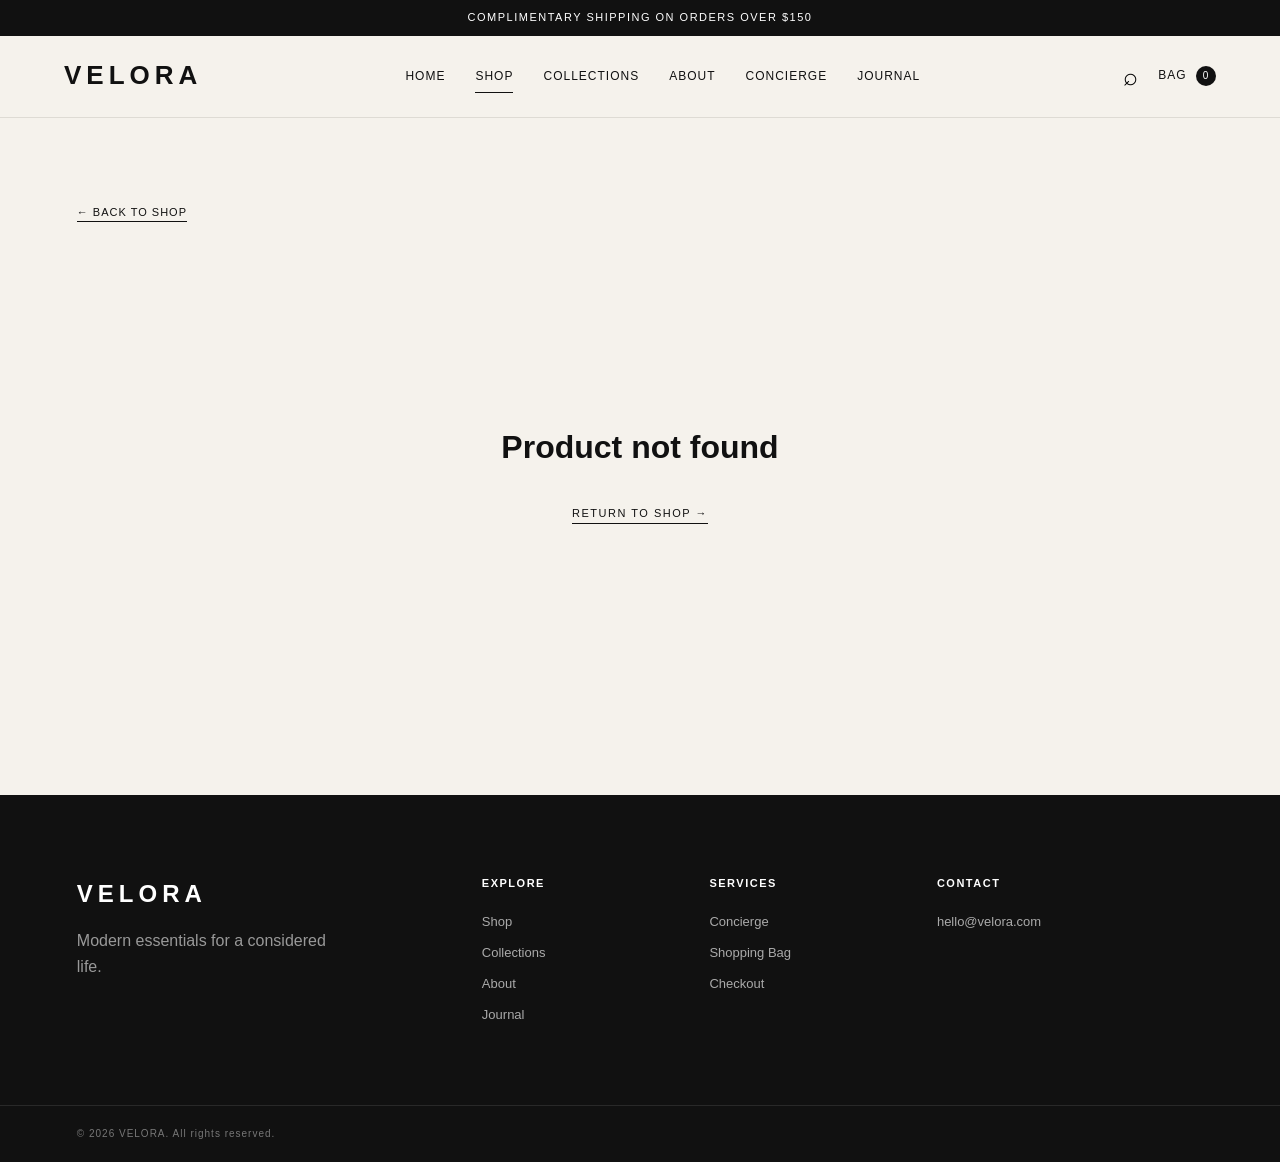
<file: product.html>
<!DOCTYPE html>
<html lang="en">
<head>
    <meta charset="UTF-8">
    <meta name="viewport" content="width=device-width, initial-scale=1.0">

    <title>Product — VELORA</title>

    <link rel="stylesheet" href="style.css">

    <style>
        .product-page {
            padding: 80px 6% 120px;
        }

        .product-detail {
            display: grid;
            grid-template-columns: 1.1fr 0.9fr;
            gap: 70px;
            max-width: 1400px;
            margin: auto;
        }

        .product-main-image {
            width: 100%;
            height: 750px;
            object-fit: cover;
        }

        .product-info {
            padding: 40px 0;
            max-width: 500px;
        }

        .product-info h1 {
            font-family: Georgia, "Times New Roman", serif;
            font-size: clamp(45px, 5vw, 70px);
            font-weight: 400;
            line-height: 1;
            margin-bottom: 20px;
        }

        .product-price {
            font-size: 18px;
            margin-bottom: 35px;
        }

        .product-description {
            color: #666;
            margin-bottom: 35px;
            max-width: 430px;
        }

        .product-meta {
            border-top: 1px solid #dedbd4;
            border-bottom: 1px solid #dedbd4;
            padding: 20px 0;
            margin-bottom: 30px;
        }

        .meta-row {
            display: flex;
            justify-content: space-between;
            padding: 7px 0;
            font-size: 12px;
        }

        .quantity-box {
            display: flex;
            width: 140px;
            border: 1px solid #bbb;
            margin-bottom: 15px;
        }

        .quantity-box button {
            width: 40px;
            border: none;
            background: transparent;
            cursor: pointer;
            font-size: 18px;
        }

        .quantity-box span {
            flex: 1;
            display: flex;
            justify-content: center;
            align-items: center;
        }

        .add-large {
            width: 100%;
            padding: 18px;
            background: #111;
            color: white;
            border: 1px solid #111;
            cursor: pointer;
            text-transform: uppercase;
            letter-spacing: 1.5px;
            font-size: 11px;
        }

        .add-large:hover {
            background: #333;
        }

        .back-shop {
            display: inline-block;
            margin-bottom: 50px;
            font-size: 11px;
            text-transform: uppercase;
            letter-spacing: 1px;
            border-bottom: 1px solid;
        }

        .product-not-found {
            text-align: center;
            padding: 150px 20px;
        }

        @media (max-width: 900px) {
            .product-detail {
                grid-template-columns: 1fr;
                gap: 30px;
            }

            .product-main-image {
                height: 600px;
            }

            .product-info {
                padding: 10px 0;
            }
        }

        @media (max-width: 600px) {
            .product-page {
                padding: 50px 20px 80px;
            }

            .product-main-image {
                height: 500px;
            }
        }
    </style>
</head>

<body>

    <div class="announcement">
        Complimentary shipping on orders over $150
    </div>


    <header class="navbar">

        <a href="index.html" class="logo">VELORA</a>

        <nav class="nav-links">
            <a href="index.html">Home</a>
            <a href="shop.html" class="active">Shop</a>
            <a href="collections.html">Collections</a>
            <a href="about.html">About</a>
            <a href="concierge.html">Concierge</a>
            <a href="journal.html">Journal</a>
        </nav>

        <div class="nav-actions">

            <button class="icon-btn" onclick="toggleSearch()">
                ⌕
            </button>

            <a href="cart.html" class="bag">
                Bag <span id="cart-count">0</span>
            </a>

            <!-- ADDED MOBILE HAMBURGER BUTTON -->
            <button class="hamburger-btn" id="hamburger-btn" aria-label="Toggle navigation" aria-expanded="false">
                <span class="hamburger-line"></span>
                <span class="hamburger-line"></span>
                <span class="hamburger-line"></span>
            </button>

        </div>

    </header>


    <div class="search-panel" id="search-panel">

        <input
            type="text"
            id="search-input"
            placeholder="Search VELORA..."
        >

        <button onclick="toggleSearch()">×</button>

    </div>


    <main class="product-page">

        <a href="shop.html" class="back-shop">
            ← Back to Shop
        </a>

        <div id="product-container"></div>

    </main>


    <footer class="footer">

        <div class="footer-brand">

            <h2>VELORA</h2>

            <p>
                Modern essentials for a considered life.
            </p>

        </div>


        <div class="footer-column">

            <h4>Explore</h4>

            <a href="shop.html">Shop</a>
            <a href="collections.html">Collections</a>
            <a href="about.html">About</a>
            <a href="journal.html">Journal</a>

        </div>


        <div class="footer-column">

            <h4>Services</h4>

            <a href="concierge.html">Concierge</a>
            <a href="cart.html">Shopping Bag</a>
            <a href="checkout.html">Checkout</a>

        </div>


        <div class="footer-column">

            <h4>Contact</h4>

            <a href="mailto:hello@velora.com">
                hello@velora.com
            </a>

        </div>

    </footer>


    <div class="copyright">
        © 2026 VELORA. All rights reserved.
    </div>


    <script src="products.js"></script>
    <script src="script.js"></script>

    <script>

        const params = new URLSearchParams(
            window.location.search
        );

        const productId = Number(
            params.get("id")
        );

        const product = products.find(
            item => item.id === productId
        );

        const container =
            document.getElementById("product-container");


        if (!product) {

            container.innerHTML = `
                <div class="product-not-found">
                    <h1>Product not found</h1>
                    <br>
                    <a href="shop.html" class="text-link">
                        Return to Shop →
                    </a>
                </div>
            `;

        } else {

            container.innerHTML = `

                <div class="product-detail">

                    <div>
                        <img
                            src="${product.image}"
                            alt="${product.name}"
                            class="product-main-image"
                        >
                    </div>


                    <div class="product-info">

                        <p class="eyebrow">
                            ${product.collection}
                        </p>

                        <h1>
                            ${product.name}
                        </h1>

                        <div class="product-price">
                            $${product.price}
                        </div>

                        <p class="product-description">
                            ${product.description}
                        </p>


                        <div class="product-meta">

                            <div class="meta-row">
                                <span>Category</span>
                                <strong>${product.category}</strong>
                            </div>

                            <div class="meta-row">
                                <span>Collection</span>
                                <strong>${product.collection}</strong>
                            </div>

                            <div class="meta-row">
                                <span>Shipping</span>
                                <strong>Complimentary over $150</strong>
                            </div>

                        </div>


                        <div class="quantity-box">

                            <button onclick="changeQuantity(-1)">
                                −
                            </button>

                            <span id="quantity">
                                1
                            </span>

                            <button onclick="changeQuantity(1)">
                                +
                            </button>

                        </div>


                        <button
                            class="add-large"
                            onclick="addProductToBag()"
                        >
                            Add to Bag
                        </button>

                    </div>

                </div>
            `;
        }


        let selectedQuantity = 1;


        function changeQuantity(amount) {

            selectedQuantity += amount;

            if (selectedQuantity < 1) {
                selectedQuantity = 1;
            }

            document.getElementById("quantity")
                .textContent = selectedQuantity;
        }


        function addProductToBag() {

            for (let i = 0; i < selectedQuantity; i++) {
                addToCart(product.id);
            }

        }

    </script>

</body>
</html>
</file>
<file: style.css>
/* ================================
   VELORA — GLOBAL STYLES
================================ */

* {
    margin: 0;
    padding: 0;
    box-sizing: border-box;
}

:root {
    --black: #111111;
    --dark: #181818;
    --cream: #f5f2ec;
    --white: #ffffff;
    --gray: #777;
    --light-gray: #e8e5df;
    --border: #dedbd4;
}

html {
    scroll-behavior: smooth;
}

body {
    font-family: Arial, Helvetica, sans-serif;
    background: var(--cream);
    color: var(--black);
    line-height: 1.6;
}

a {
    color: inherit;
    text-decoration: none;
}

button,
input {
    font: inherit;
}


/* ================================
   ANNOUNCEMENT
================================ */

.announcement {
    background: var(--black);
    color: var(--white);
    text-align: center;
    padding: 9px 20px;
    font-size: 11px;
    letter-spacing: 1.5px;
    text-transform: uppercase;
}


/* ================================
   NAVIGATION
================================ */

.navbar {
    height: 82px;
    padding: 0 5%;
    display: flex;
    align-items: center;
    justify-content: space-between;
    background: var(--cream);
    border-bottom: 1px solid var(--border);
    position: sticky;
    top: 0;
    z-index: 1000;
}

.logo {
    font-size: 26px;
    font-weight: 700;
    letter-spacing: 5px;
}

.nav-links {
    display: flex;
    align-items: center;
    gap: 30px;
}

.nav-links a {
    font-size: 12px;
    letter-spacing: 1px;
    text-transform: uppercase;
    position: relative;
}

.nav-links a::after {
    content: "";
    position: absolute;
    left: 0;
    bottom: -7px;
    width: 0;
    height: 1px;
    background: var(--black);
    transition: 0.3s;
}

.nav-links a:hover::after,
.nav-links .active::after {
    width: 100%;
}

.nav-actions {
    display: flex;
    align-items: center;
    gap: 20px;
}

.icon-btn {
    background: none;
    border: none;
    font-size: 25px;
    cursor: pointer;
}

.bag {
    font-size: 12px;
    letter-spacing: 1px;
    text-transform: uppercase;
}

#cart-count {
    display: inline-flex;
    justify-content: center;
    align-items: center;
    width: 20px;
    height: 20px;
    margin-left: 5px;
    border-radius: 50%;
    background: var(--black);
    color: var(--white);
    font-size: 10px;
}


/* ================================
   SEARCH
================================ */

.search-panel {
    display: none;
    padding: 25px 5%;
    background: var(--white);
    border-bottom: 1px solid var(--border);
}

.search-panel input {
    width: 90%;
    border: none;
    border-bottom: 1px solid var(--black);
    padding: 12px 0;
    background: transparent;
    outline: none;
    font-size: 20px;
}

.search-panel button {
    float: right;
    border: none;
    background: none;
    font-size: 25px;
    cursor: pointer;
}

.search-panel.show {
    display: block;
}


/* ================================
   HERO
================================ */

.hero {
    min-height: 720px;
    display: flex;
    align-items: center;
    padding: 80px 8%;
    position: relative;
    overflow: hidden;

    background:
        linear-gradient(
            90deg,
            rgba(17,17,17,0.9),
            rgba(17,17,17,0.35),
            rgba(17,17,17,0.05)
        ),
        url("https://images.unsplash.com/photo-1490481651871-ab68de25d43d?auto=format&fit=crop&w=2000&q=85");

    background-size: cover;
    background-position: center;
    color: white;
}

.hero-content {
    max-width: 680px;
}

.eyebrow {
    font-size: 11px;
    letter-spacing: 2.5px;
    text-transform: uppercase;
    margin-bottom: 18px;

}
.eyebrow {
    font-size: 11px;
    letter-spacing: 2.5px;
    text-transform: uppercase;
    margin-bottom: 18px;
    color: #999;
}

.hero h1 {
    font-family: Georgia, "Times New Roman", serif;
    font-size: clamp(52px, 7vw, 100px);
    font-weight: 400;
    line-height: 0.98;
    margin-bottom: 30px;
}

.hero-text {
    max-width: 450px;
    font-size: 16px;
    margin-bottom: 35px;
    color: #eeeeee;
}

.hero-buttons {
    display: flex;
    align-items: center;
    gap: 30px;
}

.btn {
    display: inline-block;
    padding: 15px 25px;
    font-size: 11px;
    letter-spacing: 1.5px;
    text-transform: uppercase;
    transition: 0.3s;
}

.btn-dark {
    background: var(--black);
    color: white;
}

.btn-dark:hover {
    background: white;
    color: black;
}

.btn-light {
    background: white;
    color: black;
}

.btn-light:hover {
    background: black;
    color: white;
}

.text-link {
    font-size: 11px;
    letter-spacing: 1.5px;
    text-transform: uppercase;
    border-bottom: 1px solid currentColor;
    padding-bottom: 4px;
}


/* ================================
   SECTIONS
================================ */

.section {
    padding: 110px 6%;
}

.section-heading {
    display: flex;
    justify-content: space-between;
    align-items: end;
    margin-bottom: 50px;
}

.section-heading h2 {
    font-family: Georgia, "Times New Roman", serif;
    font-size: clamp(38px, 5vw, 65px);
    font-weight: 400;
    line-height: 1;
}


/* ================================
   FEATURE COLLECTION
================================ */

.feature-grid {
    display: grid;
    grid-template-columns: 1.5fr 1fr 1fr;
    gap: 18px;
}

.feature-card {
    overflow: hidden;
}

.feature-image {
    height: 560px;
    background-size: cover;
    background-position: center;
    transition: transform 0.6s ease;
}

.feature-card:hover .feature-image {
    transform: scale(1.03);
}

.feature-large .feature-image {
    height: 700px;
}

.image-one {
    background-image: url("https://images.unsplash.com/photo-1483985988355-763728e1935b?auto=format&fit=crop&w=1200&q=85");
}

.image-two {
    background-image: url("https://images.unsplash.com/photo-1485968579580-b6d095142e6e?auto=format&fit=crop&w=1000&q=85");
}

.image-three {
    background-image: url("https://images.unsplash.com/photo-1496747611176-843222e1e57c?auto=format&fit=crop&w=1000&q=85");
}

.feature-info {
    padding: 20px 0;
}

.feature-info p {
    font-size: 10px;
    letter-spacing: 1.5px;
    color: var(--gray);
}

.feature-info h3 {
    font-family: Georgia, "Times New Roman", serif;
    font-size: 27px;
    font-weight: 400;
    margin: 5px 0 10px;
}

.feature-info a {
    font-size: 11px;
    text-transform: uppercase;
    letter-spacing: 1px;
    border-bottom: 1px solid;
}


/* ================================
   BRAND STATEMENT
================================ */

.statement {
    padding: 160px 10%;
    text-align: center;
    background: var(--black);
    color: white;
}

.statement h2 {
    font-family: Georgia, "Times New Roman", serif;
    font-size: clamp(42px, 6vw, 78px);
    font-weight: 400;
    line-height: 1.05;
    margin-bottom: 30px;
}

.statement > p:not(.eyebrow) {
    max-width: 560px;
    margin: 0 auto 30px;
    color: #bbbbbb;
}


/* ================================
   PRODUCTS
================================ */

.product-preview {
    display: grid;
    grid-template-columns: repeat(4, 1fr);
    gap: 18px;
}

.product-card {
    cursor: pointer;
}

.product-image {
    height: 480px;
    background-size: cover;
    background-position: center;
    margin-bottom: 17px;
    transition: transform 0.4s ease;
}

.product-card:hover .product-image {
    transform: translateY(-5px);
}

.product-card p {
    font-size: 10px;
    letter-spacing: 1.5px;
    color: var(--gray);
}

.product-card h3 {
    font-family: Georgia, "Times New Roman", serif;
    font-size: 21px;
    font-weight: 400;
}

.product-card span {
    font-size: 13px;
}

.product-one {
    background-image: url("https://images.unsplash.com/photo-1591047139829-d91aecb6caea?auto=format&fit=crop&w=900&q=85");
}

.product-two {
    background-image: url("https://images.unsplash.com/photo-1620799140408-edc6dcb6d633?auto=format&fit=crop&w=900&q=85");
}

.product-three {
    background-image: url("https://images.unsplash.com/photo-1553062407-98eeb64c6a62?auto=format&fit=crop&w=900&q=85");
}

.product-four {
    background-image: url("https://images.unsplash.com/photo-1506629905607-d9b1f8b9f3c7?auto=format&fit=crop&w=900&q=85");
}


/* ================================
   CONCIERGE
================================ */

.concierge-preview {
    min-height: 650px;
    padding: 100px 10%;
    display: flex;
    align-items: center;

    background:
        linear-gradient(
            rgba(0,0,0,0.5),
            rgba(0,0,0,0.5)
        ),
        url("https://images.unsplash.com/photo-1490481651871-ab68de25d43d?auto=format&fit=crop&w=1800&q=85");

    background-size: cover;
    background-position: center;
    color: white;
}

.concierge-preview > div {
    max-width: 620px;
}

.concierge-preview h2 {
    font-family: Georgia, "Times New Roman", serif;
    font-size: clamp(45px, 6vw, 75px);
    font-weight: 400;
    line-height: 1;
    margin-bottom: 25px;
}

.concierge-preview p:not(.eyebrow) {
    max-width: 470px;
    color: #eeeeee;
    margin-bottom: 30px;
}


/* ================================
   JOURNAL
================================ */

.journal-grid {
    display: grid;
    grid-template-columns: repeat(3, 1fr);
    gap: 25px;
}

.journal-image {
    height: 400px;
    background-size: cover;
    background-position: center;
    margin-bottom: 20px;
}

.journal-one {
    background-image: url("https://images.unsplash.com/photo-1445205170230-053b83016050?auto=format&fit=crop&w=1000&q=85");
}

.journal-two {
    background-image: url("https://images.unsplash.com/photo-1441986300917-64674bd600d8?auto=format&fit=crop&w=1000&q=85");
}

.journal-three {
    background-image: url("https://images.unsplash.com/photo-1490481651871-ab68de25d43d?auto=format&fit=crop&w=1000&q=85");
}

.journal-grid p {
    font-size: 10px;
    letter-spacing: 1.5px;
    color: var(--gray);
}

.journal-grid h3 {
    font-family: Georgia, "Times New Roman", serif;
    font-weight: 400;
    font-size: 25px;
}


/* ================================
   NEWSLETTER
================================ */

.newsletter {
    padding: 100px 20px;
    text-align: center;
    background: var(--light-gray);
}

.newsletter h2 {
    font-family: Georgia, "Times New Roman", serif;
    font-size: 55px;
    font-weight: 400;
    margin-bottom: 15px;
}

.newsletter > p:not(.eyebrow) {
    color: var(--gray);
    margin-bottom: 30px;
}

.newsletter form {
    max-width: 500px;
    margin: auto;
    display: flex;
    border-bottom: 1px solid var(--black);
}

.newsletter input {
    flex: 1;
    padding: 15px 0;
    background: transparent;
    border: none;
    outline: none;
}

.newsletter button {
    border: none;
    background: transparent;
    cursor: pointer;
    font-size: 11px;
    text-transform: uppercase;
    letter-spacing: 1px;
}


/* ================================
   FOOTER
================================ */

.footer {
    background: var(--black);
    color: white;
    padding: 80px 6%;
    display: grid;
    grid-template-columns: 2fr 1fr 1fr 1.5fr;
    gap: 50px;
}

.footer-brand h2 {
    letter-spacing: 5px;
    margin-bottom: 15px;
}

.footer-brand p {
    color: #999;
    max-width: 250px;
}

.footer-column {
    display: flex;
    flex-direction: column;
    gap: 10px;
}

.footer-column h4 {
    font-size: 11px;
    letter-spacing: 1.5px;
    text-transform: uppercase;
    margin-bottom: 10px;
}

.footer-column a {
    color: #aaa;
    font-size: 13px;
}

.footer-column a:hover {
    color: white;
}

.copyright {
    background: var(--black);
    color: #777;
    border-top: 1px solid #292929;
    padding: 20px 6%;
    font-size: 10px;
    letter-spacing: 1px;
}


/* ================================
   MOBILE
================================ */

@media (max-width: 900px) {

    .nav-links {
        display: none;
    }

    .hero {
        min-height: 650px;
        padding: 60px 7%;
    }

    .feature-grid {
        grid-template-columns: 1fr;
    }

    .feature-large .feature-image,
    .feature-image {
        height: 550px;
    }

    .product-preview {
        grid-template-columns: repeat(2, 1fr);
    }

    .product-image {
        height: 400px;
    }

    .journal-grid {
        grid-template-columns: 1fr;
    }

    .footer {
        grid-template-columns: 1fr 1fr;
    }
}

@media (max-width: 600px) {

    .navbar {
        padding: 0 20px;
    }

    .logo {
        font-size: 21px;
    }

    .nav-actions {
        gap: 10px;
    }

    .section {
        padding: 75px 20px;
    }

    .section-heading {
        display: block;
    }

    .section-heading .text-link {
        display: inline-block;
        margin-top: 20px;
    }

    .hero h1 {
        font-size: 52px;
    }

    .hero-buttons {
        flex-direction: column;
        align-items: flex-start;
    }

    .product-preview {
        grid-template-columns: 1fr;
    }

    .product-image {
        height: 500px;
    }

    .newsletter h2 {
        font-size: 40px;
    }

    .footer {
        grid-template-columns: 1fr;
    }

}

/* =========================================
   CART PAGE
========================================= */

.cart-page {
    max-width: 1400px;
    margin: 0 auto;
    padding: 100px 5% 120px;
}

.cart-header {
    margin-bottom: 70px;
}

.cart-header h1 {
    font-family: Georgia, serif;
    font-size: 58px;
    font-weight: 400;
    margin-top: 12px;
}

.eyebrow {
    font-size: 12px;
    letter-spacing: 3px;
    text-transform: uppercase;
    color: #777;
}


/* CART LAYOUT */

.cart-layout {
    display: grid;
    grid-template-columns: 1fr 380px;
    gap: 80px;
    align-items: start;
}


/* CART ITEMS */

.cart-items {
    display: flex;
    flex-direction: column;
    gap: 35px;
}

.cart-item {
    display: grid;
    grid-template-columns: 220px 1fr;
    gap: 30px;
    padding-bottom: 35px;
    border-bottom: 1px solid #ddd;
}

.cart-item img {
    width: 220px;
    height: 270px;
    object-fit: cover;
}

.cart-item-info {
    padding-top: 5px;
}

.cart-category {
    font-size: 11px;
    letter-spacing: 2px;
    text-transform: uppercase;
    color: #777;
}

.cart-item-info h2 {
    font-family: Georgia, serif;
    font-size: 30px;
    font-weight: 400;
    margin: 12px 0;
}

.cart-price {
    font-size: 16px;
    margin-bottom: 25px;
}


/* QUANTITY */

.cart-controls {
    display: flex;
    align-items: center;
    width: 115px;
    border: 1px solid #ccc;
    margin-bottom: 20px;
}

.cart-controls button {
    width: 38px;
    height: 38px;
    border: none;
    background: transparent;
    font-size: 18px;
    cursor: pointer;
}

.cart-controls span {
    flex: 1;
    text-align: center;
    font-size: 14px;
}


/* REMOVE */

.remove-btn {
    border: none;
    background: none;
    padding: 0;
    text-decoration: underline;
    cursor: pointer;
    font-size: 13px;
}


/* SUMMARY */

.cart-summary {
    border: 1px solid #ddd;
    padding: 35px;
    position: sticky;
    top: 30px;
}

.summary-row {
    display: flex;
    justify-content: space-between;
    margin: 20px 0;
    font-size: 14px;
}

.summary-line {
    height: 1px;
    background: #ddd;
    margin: 25px 0;
}

.total-row {
    font-size: 18px;
    font-weight: 500;
}

.checkout-btn {
    display: block;
    width: 100%;
    background: #111;
    color: white;
    text-align: center;
    padding: 18px;
    text-decoration: none;
    margin-top: 30px;
    transition: 0.3s;
}

.checkout-btn:hover {
    opacity: 0.8;
}

.shipping-note {
    font-size: 12px;
    color: #777;
    line-height: 1.6;
    margin-top: 20px;
}


/* EMPTY CART */

.empty-cart {
    text-align: center;
    padding: 100px 20px;
    border-top: 1px solid #ddd;
}

.empty-cart h2 {
    font-family: Georgia, serif;
    font-size: 42px;
    font-weight: 400;
    margin: 15px 0;
}

.empty-cart p:not(.eyebrow) {
    max-width: 450px;
    margin: 0 auto 30px;
    color: #666;
    line-height: 1.7;
}

.btn-dark {
    display: inline-block;
    background: #111;
    color: white;
    text-decoration: none;
    padding: 16px 30px;
}


/* MOBILE */

@media (max-width: 900px) {

    .cart-layout {
        grid-template-columns: 1fr;
        gap: 50px;
    }

    .cart-summary {
        position: static;
    }

}


@media (max-width: 600px) {

    .cart-page {
        padding: 70px 20px 80px;
    }

    .cart-header h1 {
        font-size: 42px;
    }

    .cart-item {
        grid-template-columns: 120px 1fr;
        gap: 18px;
    }

    .cart-item img {
        width: 120px;
        height: 160px;
    }

    .cart-item-info h2 {
        font-size: 21px;
    }

    .cart-summary {
        padding: 25px;
    }

}





/* =========================================
   CHECKOUT PAGE
========================================= */

.checkout-page {
    max-width: 1400px;
    margin: 0 auto;
    padding: 100px 5% 120px;
}

.checkout-header {
    margin-bottom: 70px;
}

.checkout-header h1 {
    font-family: Georgia, serif;
    font-size: 56px;
    font-weight: 400;
    margin-top: 12px;
}


/* CHECKOUT LAYOUT */

.checkout-layout {
    display: grid;
    grid-template-columns: 1fr 380px;
    gap: 80px;
    align-items: start;
}


/* FORM */

.checkout-section {
    padding-bottom: 55px;
    margin-bottom: 55px;
    border-bottom: 1px solid #ddd;
}

.checkout-section h2 {
    font-family: Georgia, serif;
    font-size: 30px;
    font-weight: 400;
    margin: 15px 0 30px;
}

.form-grid {
    display: grid;
    grid-template-columns: 1fr 1fr;
    gap: 22px;
}

.form-group {
    display: flex;
    flex-direction: column;
    gap: 9px;
}

.form-group.full {
    grid-column: 1 / -1;
}

.form-group label {
    font-size: 12px;
    letter-spacing: 1px;
    text-transform: uppercase;
}

.form-group input,
.form-group select {
    width: 100%;
    padding: 16px;
    border: 1px solid #ccc;
    background: #fff;
    font-family: inherit;
    font-size: 14px;
    box-sizing: border-box;
}

.form-group input:focus,
.form-group select:focus {
    outline: none;
    border-color: #111;
}


/* PAYMENT */

.payment-box {
    border: 1px solid #ccc;
}

.payment-option {
    display: flex;
    gap: 15px;
    padding: 22px;
    border-bottom: 1px solid #ddd;
}

.payment-option:last-child {
    border-bottom: none;
}

.payment-option input {
    margin-top: 4px;
}

.payment-option strong {
    font-size: 14px;
}

.payment-option p {
    margin: 6px 0 0;
    font-size: 13px;
    color: #777;
}


/* ORDER BUTTON */

.place-order-btn {
    width: 100%;
    border: none;
    background: #111;
    color: white;
    padding: 20px;
    font-size: 14px;
    cursor: pointer;
    letter-spacing: 1px;
    transition: 0.3s;
}

.place-order-btn:hover {
    opacity: 0.8;
}


/* CHECKOUT SUMMARY */

.checkout-summary {
    border: 1px solid #ddd;
    padding: 35px;
    position: sticky;
    top: 30px;
}

.checkout-item {
    display: grid;
    grid-template-columns: 75px 1fr;
    gap: 15px;
    margin: 25px 0;
}

.checkout-item img {
    width: 75px;
    height: 95px;
    object-fit: cover;
}

.checkout-item-info h3 {
    font-family: Georgia, serif;
    font-size: 17px;
    font-weight: 400;
    margin: 0 0 8px;
}

.checkout-item-info p {
    font-size: 12px;
    color: #777;
    margin: 0 0 10px;
}

.checkout-item-info strong {
    font-size: 13px;
}

.checkout-summary-line {
    height: 1px;
    background: #ddd;
    margin: 25px 0;
}

.checkout-row {
    display: flex;
    justify-content: space-between;
    margin: 18px 0;
    font-size: 14px;
}

.checkout-total {
    font-size: 19px;
    font-weight: 500;
}


/* MOBILE */

@media (max-width: 900px) {

    .checkout-layout {
        grid-template-columns: 1fr;
        gap: 50px;
    }

    .checkout-summary {
        position: static;
        order: -1;
    }

}


@media (max-width: 600px) {

    .checkout-page {
        padding: 70px 20px 80px;
    }

    .checkout-header h1 {
        font-size: 40px;
    }

    .form-grid {
        grid-template-columns: 1fr;
    }

    .form-group.full {
        grid-column: auto;
    }

    .checkout-summary {
        padding: 25px;
    }

}


/* =========================================
   ORDER SUCCESS PAGE
========================================= */

.success-page {
    max-width: 1000px;
    margin: 0 auto;
    padding: 100px 5% 120px;
    text-align: center;
}

.success-icon {
    width: 65px;
    height: 65px;
    border: 1px solid #111;
    border-radius: 50%;
    display: flex;
    align-items: center;
    justify-content: center;
    margin: 0 auto 30px;
    font-size: 28px;
}

.success-page h1 {
    font-family: Georgia, serif;
    font-size: 64px;
    font-weight: 400;
    margin: 15px 0;
}

.success-message {
    max-width: 550px;
    margin: 0 auto 60px;
    color: #666;
    line-height: 1.8;
}


/* ORDER CARD */

.order-card {
    text-align: left;
    border: 1px solid #ddd;
    padding: 40px;
}

.order-card-header {
    display: flex;
    justify-content: space-between;
    align-items: flex-start;
}

.order-card-header h2 {
    font-family: Georgia, serif;
    font-size: 28px;
    font-weight: 400;
    margin: 10px 0 0;
}

.order-status {
    padding: 8px 14px;
    border: 1px solid #bbb;
    font-size: 11px;
    text-transform: uppercase;
    letter-spacing: 1.5px;
}

.success-divider {
    height: 1px;
    background: #ddd;
    margin: 35px 0;
}

.success-section {
    margin-bottom: 10px;
}


/* CUSTOMER */

.customer-info {
    margin-top: 20px;
}

.customer-info strong {
    display: block;
    font-size: 15px;
    margin-bottom: 12px;
}

.customer-info p {
    margin: 5px 0;
    color: #666;
    font-size: 14px;
}


/* ITEMS */

.success-item {
    display: grid;
    grid-template-columns: 80px 1fr auto;
    gap: 20px;
    align-items: center;
    padding: 20px 0;
    border-bottom: 1px solid #eee;
}

.success-item:last-child {
    border-bottom: none;
}

.success-item img {
    width: 80px;
    height: 100px;
    object-fit: cover;
}

.success-item-info h3 {
    font-family: Georgia, serif;
    font-size: 18px;
    font-weight: 400;
    margin: 0 0 8px;
}

.success-item-info p {
    margin: 4px 0;
    color: #777;
    font-size: 12px;
}

.success-item > strong {
    font-size: 14px;
}


/* TOTAL */

.success-total {
    display: flex;
    justify-content: space-between;
    align-items: center;
    font-size: 16px;
}

.success-total strong {
    font-size: 22px;
    font-weight: 500;
}


/* BUTTONS */

.success-actions {
    display: flex;
    justify-content: center;
    gap: 15px;
    margin-top: 40px;
}

.success-btn {
    display: inline-block;
    padding: 17px 30px;
    text-decoration: none;
    font-size: 13px;
    transition: 0.3s;
}

.success-btn.dark {
    background: #111;
    color: white;
}

.success-btn.light {
    border: 1px solid #ccc;
    color: #111;
}

.success-btn:hover {
    opacity: 0.75;
}


/* MOBILE */

@media (max-width: 600px) {

    .success-page {
        padding: 70px 20px 80px;
    }

    .success-page h1 {
        font-size: 45px;
    }

    .order-card {
        padding: 25px;
    }

    .order-card-header {
        flex-direction: column;
        gap: 20px;
    }

    .success-item {
        grid-template-columns: 65px 1fr;
    }

    .success-item img {
        width: 65px;
        height: 85px;
    }

    .success-item > strong {
        grid-column: 2;
    }

    .success-actions {
        flex-direction: column;
    }

    .success-btn {
        text-align: center;
    }

}



/* =========================================
   COLLECTIONS PAGE
========================================= */

.collections-page {
    max-width: 1400px;
    margin: 0 auto;
    padding: 100px 5% 120px;
}

.collections-hero {
    max-width: 800px;
    margin-bottom: 110px;
}

.collections-hero h1 {
    font-family: Georgia, serif;
    font-size: 72px;
    font-weight: 400;
    margin: 15px 0 25px;
}

.collections-hero > p:last-child {
    max-width: 620px;
    color: #666;
    line-height: 1.8;
    font-size: 16px;
}


/* COLLECTION FEATURE */

.collection-feature {
    display: grid;
    grid-template-columns: 1.3fr 0.7fr;
    min-height: 620px;
    margin-bottom: 100px;
    background: #f1f0ec;
}

.collection-feature.reverse {
    grid-template-columns: 0.7fr 1.3fr;
}

.collection-feature.reverse .collection-image {
    order: 2;
}

.collection-feature.reverse .collection-content {
    order: 1;
}

.collection-image {
    min-height: 620px;
}

.collection-image img {
    width: 100%;
    height: 100%;
    display: block;
    object-fit: cover;
}

.collection-content {
    display: flex;
    flex-direction: column;
    justify-content: center;
    padding: 70px;
}

.collection-content h2 {
    font-family: Georgia, serif;
    font-size: 52px;
    line-height: 1.05;
    font-weight: 400;
    margin: 18px 0 25px;
    white-space: pre-line;
}

.collection-content > p:not(.eyebrow) {
    color: #666;
    line-height: 1.8;
    max-width: 420px;
    margin-bottom: 35px;
}

.collection-btn {
    display: inline-block;
    width: fit-content;
    padding: 15px 25px;
    border: 1px solid #111;
    color: #111;
    text-decoration: none;
    font-size: 13px;
    transition: 0.3s;
}

.collection-btn:hover {
    background: #111;
    color: white;
}

.collection-btn.dark {
    background: #111;
    color: white;
}

.collection-btn.dark:hover {
    opacity: 0.8;
}


/* STATEMENT */

.collections-statement {
    text-align: center;
    padding: 120px 20px 80px;
}

.collections-statement h2 {
    font-family: Georgia, serif;
    font-size: 58px;
    font-weight: 400;
    margin: 20px auto 35px;
    max-width: 700px;
}


/* MOBILE */

@media (max-width: 900px) {

    .collections-page {
        padding: 70px 20px 90px;
    }

    .collections-hero h1 {
        font-size: 55px;
    }

    .collection-feature,
    .collection-feature.reverse {
        grid-template-columns: 1fr;
        min-height: auto;
        margin-bottom: 60px;
    }

    .collection-feature.reverse .collection-image,
    .collection-feature.reverse .collection-content {
        order: initial;
    }

    .collection-image {
        height: 500px;
        min-height: 0;
    }

    .collection-content {
        padding: 50px 35px;
    }

}


@media (max-width: 600px) {

    .collections-hero h1 {
        font-size: 45px;
    }

    .collection-image {
        height: 380px;
    }

    .collection-content {
        padding: 40px 25px;
    }

    .collection-content h2 {
        font-size: 40px;
    }

    .collections-statement {
        padding: 70px 10px;
    }

    .collections-statement h2 {
        font-size: 40px;
    }

}




/* =========================================
   ABOUT PAGE
========================================= */

.about-page {
    max-width: 1400px;
    margin: 0 auto;
    padding: 80px 5% 120px;
}


/* HERO */

.about-hero {
    position: relative;
    min-height: 720px;
    display: flex;
    align-items: flex-end;
}

.about-hero-image {
    position: absolute;
    inset: 0;
}

.about-hero-image img {
    width: 100%;
    height: 100%;
    object-fit: cover;
    display: block;
}

.about-hero-content {
    position: relative;
    z-index: 2;
    background: #f5f3ee;
    max-width: 600px;
    padding: 55px;
    margin: 0 0 50px 50px;
}

.about-hero-content h1 {
    font-family: Georgia, serif;
    font-size: 58px;
    line-height: 1.05;
    font-weight: 400;
    margin: 18px 0 25px;
}

.about-hero-content > p:last-child {
    color: #666;
    line-height: 1.8;
    max-width: 440px;
}


/* PHILOSOPHY */

.about-philosophy {
    max-width: 900px;
    text-align: center;
    margin: 150px auto;
}

.about-philosophy h2 {
    font-family: Georgia, serif;
    font-size: 52px;
    line-height: 1.15;
    font-weight: 400;
    margin: 25px 0 35px;
}

.about-philosophy > p:last-child {
    max-width: 650px;
    margin: 0 auto;
    color: #666;
    line-height: 1.8;
}


/* STORY */

.about-story {
    display: grid;
    grid-template-columns: 1fr 1fr;
    min-height: 650px;
    background: #f1f0ec;
}

.about-story-image {
    min-height: 650px;
}

.about-story-image img {
    width: 100%;
    height: 100%;
    object-fit: cover;
    display: block;
}

.about-story-content {
    padding: 80px;
    display: flex;
    flex-direction: column;
    justify-content: center;
}

.about-story-content h2 {
    font-family: Georgia, serif;
    font-size: 52px;
    line-height: 1.1;
    font-weight: 400;
    margin: 18px 0 30px;
}

.about-story-content p:not(.eyebrow) {
    max-width: 480px;
    color: #666;
    line-height: 1.8;
    margin-bottom: 20px;
}


/* PRINCIPLES */

.about-principles {
    padding: 150px 0;
}

.principles-heading {
    max-width: 650px;
    margin-bottom: 70px;
}

.principles-heading h2 {
    font-family: Georgia, serif;
    font-size: 52px;
    font-weight: 400;
    line-height: 1.1;
    margin-top: 20px;
}

.principles-grid {
    display: grid;
    grid-template-columns: repeat(3, 1fr);
    border-top: 1px solid #ccc;
}

.principle-card {
    padding: 35px;
    border-right: 1px solid #ccc;
}

.principle-card:last-child {
    border-right: none;
}

.principle-card span {
    font-size: 12px;
    color: #777;
    letter-spacing: 2px;
}

.principle-card h3 {
    font-family: Georgia, serif;
    font-size: 30px;
    font-weight: 400;
    margin: 35px 0 18px;
}

.principle-card p {
    color: #666;
    line-height: 1.8;
    max-width: 300px;
}


/* WIDE IMAGE */

.about-wide-image {
    height: 650px;
}

.about-wide-image img {
    width: 100%;
    height: 100%;
    object-fit: cover;
    display: block;
}


/* FINAL */

.about-final {
    text-align: center;
    padding: 150px 20px 80px;
}

.about-final h2 {
    font-family: Georgia, serif;
    font-size: 60px;
    line-height: 1.1;
    font-weight: 400;
    max-width: 750px;
    margin: 20px auto 40px;
}

.about-btn {
    display: inline-block;
    background: #111;
    color: white;
    padding: 17px 30px;
    text-decoration: none;
    font-size: 13px;
    transition: 0.3s;
}

.about-btn:hover {
    opacity: 0.8;
}


/* MOBILE */

@media (max-width: 900px) {

    .about-page {
        padding: 60px 20px 90px;
    }

    .about-hero {
        min-height: 650px;
    }

    .about-hero-content {
        margin: 0 25px 30px;
        padding: 40px;
    }

    .about-hero-content h1 {
        font-size: 45px;
    }

    .about-philosophy {
        margin: 100px auto;
    }

    .about-philosophy h2 {
        font-size: 42px;
    }

    .about-story {
        grid-template-columns: 1fr;
    }

    .about-story-image {
        min-height: 500px;
    }

    .about-story-content {
        padding: 55px 40px;
    }

    .about-principles {
        padding: 100px 0;
    }

    .principles-grid {
        grid-template-columns: 1fr;
    }

    .principle-card {
        border-right: none;
        border-bottom: 1px solid #ccc;
    }

    .principle-card:last-child {
        border-bottom: none;
    }

    .about-wide-image {
        height: 500px;
    }

    .about-final h2 {
        font-size: 45px;
    }

}


@media (max-width: 600px) {

    .about-hero {
        min-height: 550px;
    }

    .about-hero-content {
        margin: 0 15px 15px;
        padding: 28px;
    }

    .about-hero-content h1 {
        font-size: 38px;
    }

    .about-philosophy h2 {
        font-size: 35px;
    }

    .about-story-image {
        min-height: 400px;
    }

    .about-story-content {
        padding: 40px 25px;
    }

    .about-story-content h2 {
        font-size: 40px;
    }

    .principles-heading h2 {
        font-size: 40px;
    }

    .about-wide-image {
        height: 400px;
    }

    .about-final {
        padding: 90px 15px 60px;
    }

    .about-final h2 {
        font-size: 38px;
    }

}




/* =========================================
   CONCIERGE PAGE
========================================= */

.concierge-page {
    max-width: 1400px;
    margin: 0 auto;
    padding: 80px 5% 120px;
}


/* HERO */

.concierge-hero {
    min-height: 720px;
    position: relative;
    display: flex;
    align-items: flex-end;
}

.concierge-hero-image {
    position: absolute;
    inset: 0;
}

.concierge-hero-image img {
    width: 100%;
    height: 100%;
    object-fit: cover;
    display: block;
}

.concierge-hero-content {
    position: relative;
    z-index: 2;
    background: #f5f3ee;
    padding: 55px;
    max-width: 600px;
    margin: 0 0 50px 50px;
}

.concierge-hero-content h1 {
    font-family: Georgia, serif;
    font-size: 58px;
    line-height: 1.05;
    font-weight: 400;
    margin: 18px 0 25px;
}

.concierge-hero-content p:not(.eyebrow) {
    color: #666;
    line-height: 1.8;
    max-width: 450px;
    margin-bottom: 30px;
}


/* BUTTON */

.concierge-btn {
    display: inline-block;
    padding: 16px 28px;
    text-decoration: none;
    font-size: 13px;
    border: 1px solid #111;
    transition: 0.3s;
    cursor: pointer;
}

.concierge-btn.dark {
    background: #111;
    color: white;
}

.concierge-btn.dark:hover {
    opacity: 0.8;
}


/* INTRO */

.concierge-intro {
    max-width: 850px;
    margin: 150px auto;
    text-align: center;
}

.concierge-intro h2 {
    font-family: Georgia, serif;
    font-size: 52px;
    line-height: 1.15;
    font-weight: 400;
    margin: 25px 0 30px;
}

.concierge-intro p:last-child {
    max-width: 650px;
    margin: auto;
    color: #666;
    line-height: 1.8;
}


/* SERVICES */

.concierge-services {
    padding: 100px 0;
}

.concierge-services-heading {
    max-width: 650px;
    margin-bottom: 70px;
}

.concierge-services-heading h2 {
    font-family: Georgia, serif;
    font-size: 52px;
    font-weight: 400;
    line-height: 1.1;
    margin-top: 20px;
}

.concierge-service-grid {
    display: grid;
    grid-template-columns: repeat(3, 1fr);
    border-top: 1px solid #ccc;
}

.concierge-service {
    padding: 35px;
    border-right: 1px solid #ccc;
}

.concierge-service:last-child {
    border-right: none;
}

.concierge-service span {
    color: #777;
    font-size: 12px;
    letter-spacing: 2px;
}

.concierge-service h3 {
    font-family: Georgia, serif;
    font-size: 28px;
    font-weight: 400;
    margin: 35px 0 18px;
}

.concierge-service p {
    color: #666;
    line-height: 1.8;
    max-width: 330px;
}


/* PROCESS */

.concierge-process {
    display: grid;
    grid-template-columns: 1fr 1fr;
    background: #f1f0ec;
    margin: 100px 0;
}

.process-image {
    min-height: 650px;
}

.process-image img {
    width: 100%;
    height: 100%;
    object-fit: cover;
    display: block;
}

.process-content {
    padding: 75px;
    display: flex;
    flex-direction: column;
    justify-content: center;
}

.process-content h2 {
    font-family: Georgia, serif;
    font-size: 52px;
    font-weight: 400;
    margin: 18px 0 45px;
}

.process-step {
    display: grid;
    grid-template-columns: 45px 1fr;
    gap: 20px;
    padding: 25px 0;
    border-top: 1px solid #ccc;
}

.process-step > span {
    font-size: 12px;
    letter-spacing: 2px;
    color: #777;
}

.process-step h3 {
    font-family: Georgia, serif;
    font-size: 21px;
    font-weight: 400;
    margin: 0 0 10px;
}

.process-step p {
    color: #666;
    line-height: 1.7;
    margin: 0;
}


/* REQUEST */

.concierge-request {
    display: grid;
    grid-template-columns: 0.75fr 1.25fr;
    gap: 90px;
    padding: 130px 0 100px;
    border-top: 1px solid #ccc;
}

.request-heading h2 {
    font-family: Georgia, serif;
    font-size: 52px;
    line-height: 1.1;
    font-weight: 400;
    margin: 20px 0;
}

.request-heading > p:last-child {
    color: #666;
    line-height: 1.8;
    max-width: 400px;
}


/* FORM */

.concierge-form-grid {
    display: grid;
    grid-template-columns: 1fr 1fr;
    gap: 22px;
}

.concierge-field {
    display: flex;
    flex-direction: column;
    gap: 9px;
}

.concierge-field.full {
    grid-column: 1 / -1;
}

.concierge-field label {
    font-size: 12px;
    letter-spacing: 1px;
    text-transform: uppercase;
}

.concierge-field input,
.concierge-field select,
.concierge-field textarea {
    width: 100%;
    box-sizing: border-box;
    padding: 16px;
    border: 1px solid #ccc;
    background: white;
    font-family: inherit;
    font-size: 14px;
}

.concierge-field textarea {
    resize: vertical;
}

.concierge-field input:focus,
.concierge-field select:focus,
.concierge-field textarea:focus {
    outline: none;
    border-color: #111;
}

.concierge-submit {
    margin-top: 25px;
    width: 100%;
    padding: 19px;
    border: none;
    background: #111;
    color: white;
    cursor: pointer;
    font-size: 13px;
    letter-spacing: 1px;
}

.concierge-submit:hover {
    opacity: 0.8;
}


/* SUCCESS */

.concierge-success {
    display: none;
    text-align: center;
    max-width: 700px;
    margin: 80px auto 120px;
    padding: 80px 30px;
    border: 1px solid #ddd;
}

.concierge-success.show {
    display: block;
}

.concierge-success h2 {
    font-family: Georgia, serif;
    font-size: 52px;
    font-weight: 400;
    margin: 20px 0;
}

.concierge-success > p:not(.eyebrow) {
    max-width: 500px;
    margin: 0 auto 35px;
    color: #666;
    line-height: 1.8;
}


/* MOBILE */

@media (max-width: 900px) {

    .concierge-page {
        padding: 60px 20px 90px;
    }

    .concierge-hero {
        min-height: 650px;
    }

    .concierge-hero-content {
        margin: 0 25px 30px;
        padding: 40px;
    }

    .concierge-hero-content h1 {
        font-size: 45px;
    }

    .concierge-intro {
        margin: 100px auto;
    }

    .concierge-intro h2 {
        font-size: 42px;
    }

    .concierge-service-grid {
        grid-template-columns: 1fr;
    }

    .concierge-service {
        border-right: none;
        border-bottom: 1px solid #ccc;
    }

    .concierge-service:last-child {
        border-bottom: none;
    }

    .concierge-process {
        grid-template-columns: 1fr;
    }

    .process-image {
        min-height: 500px;
    }

    .process-content {
        padding: 55px 40px;
    }

    .concierge-request {
        grid-template-columns: 1fr;
        gap: 55px;
    }

}


@media (max-width: 600px) {

    .concierge-hero {
        min-height: 550px;
    }

    .concierge-hero-content {
        margin: 0 15px 15px;
        padding: 28px;
    }

    .concierge-hero-content h1 {
        font-size: 38px;
    }

    .concierge-intro h2 {
        font-size: 35px;
    }

    .concierge-services-heading h2 {
        font-size: 40px;
    }

    .process-image {
        min-height: 400px;
    }

    .process-content {
        padding: 40px 25px;
    }

    .process-content h2 {
        font-size: 40px;
    }

    .concierge-form-grid {
        grid-template-columns: 1fr;
    }

    .concierge-field.full {
        grid-column: auto;
    }

    .request-heading h2 {
        font-size: 40px;
    }

    .concierge-success {
        padding: 60px 20px;
    }

}

/* =========================================
   JOURNAL PAGE
========================================= */

.journal-page {
    max-width: 1400px;
    margin: 0 auto;
    padding: 100px 5% 120px;
}


/* HEADER */

.journal-header {
    max-width: 850px;
    margin: 0 auto 120px;
    text-align: center;
}

.journal-header h1 {
    font-family: Georgia, serif;
    font-size: 64px;
    line-height: 1.05;
    font-weight: 400;
    margin: 25px 0;
}

.journal-header > p:last-child {
    max-width: 620px;
    margin: auto;
    color: #666;
    line-height: 1.8;
}


/* FEATURED */

.journal-featured {
    display: grid;
    grid-template-columns: 1.4fr 0.8fr;
    background: #f1f0ec;
    margin-bottom: 150px;
}

.journal-featured-image {
    display: block;
    height: 650px;
    overflow: hidden;
}

.journal-featured-image img {
    width: 100%;
    height: 100%;
    object-fit: cover;
    display: block;
    transition: transform 0.6s ease;
}

.journal-featured-image:hover img {
    transform: scale(1.03);
}

.journal-featured-content {
    padding: 70px;
    display: flex;
    flex-direction: column;
    justify-content: center;
}

.article-category {
    font-size: 11px;
    letter-spacing: 2px;
    color: #777;
    margin: 0;
}

.journal-featured-content h2 {
    font-family: Georgia, serif;
    font-size: 48px;
    line-height: 1.1;
    font-weight: 400;
    margin: 20px 0;
}

.journal-featured-content > p:not(.article-category) {
    color: #666;
    line-height: 1.8;
    margin-bottom: 30px;
}

.article-link {
    color: #111;
    text-decoration: none;
    font-size: 13px;
    border-bottom: 1px solid #111;
    padding-bottom: 5px;
    width: fit-content;
}


/* LATEST */

.journal-latest {
    padding-bottom: 130px;
}

.journal-section-heading {
    margin-bottom: 60px;
}

.journal-section-heading h2 {
    font-family: Georgia, serif;
    font-size: 52px;
    font-weight: 400;
    margin-top: 20px;
}

.journal-grid {
    display: grid;
    grid-template-columns: repeat(3, 1fr);
    gap: 35px;
}

.journal-card {
    min-width: 0;
}

.journal-card > a {
    display: block;
    overflow: hidden;
}

.journal-card > a img {
    width: 100%;
    aspect-ratio: 4 / 5;
    object-fit: cover;
    display: block;
    transition: transform 0.5s ease;
}

.journal-card > a:hover img {
    transform: scale(1.03);
}

.journal-card-content {
    padding-top: 25px;
}

.journal-card-content h3 {
    font-family: Georgia, serif;
    font-size: 28px;
    line-height: 1.2;
    font-weight: 400;
    margin: 15px 0;
}

.journal-card-content p:not(.article-category) {
    color: #666;
    line-height: 1.7;
    margin-bottom: 25px;
}


/* STATEMENT */

.journal-statement {
    padding: 140px 20px;
    border-top: 1px solid #ccc;
    border-bottom: 1px solid #ccc;
    text-align: center;
}

.journal-statement h2 {
    max-width: 850px;
    margin: 25px auto 0;
    font-family: Georgia, serif;
    font-size: 58px;
    line-height: 1.1;
    font-weight: 400;
}


/* NEWSLETTER */

.journal-newsletter {
    display: grid;
    grid-template-columns: 1fr 1fr;
    gap: 80px;
    align-items: center;
    padding: 120px 0 50px;
}

.journal-newsletter h2 {
    font-family: Georgia, serif;
    font-size: 45px;
    line-height: 1.1;
    font-weight: 400;
    margin-top: 20px;
    max-width: 500px;
}

.journal-newsletter-form {
    display: flex;
    border-bottom: 1px solid #111;
}

.journal-newsletter-form input {
    flex: 1;
    border: none;
    background: transparent;
    padding: 17px 0;
    font-family: inherit;
    font-size: 14px;
}

.journal-newsletter-form input:focus {
    outline: none;
}

.journal-newsletter-form button {
    border: none;
    background: none;
    cursor: pointer;
    font-size: 13px;
    padding: 17px 0 17px 20px;
}

.journal-subscription-message {
    text-align: right;
    color: #555;
    font-size: 13px;
    margin-top: 15px;
}


/* MOBILE */

@media (max-width: 900px) {

    .journal-page {
        padding: 70px 20px 90px;
    }

    .journal-header {
        margin-bottom: 80px;
    }

    .journal-header h1 {
        font-size: 48px;
    }

    .journal-featured {
        grid-template-columns: 1fr;
        margin-bottom: 100px;
    }

    .journal-featured-image {
        height: 500px;
    }

    .journal-featured-content {
        padding: 50px 40px;
    }

    .journal-featured-content h2 {
        font-size: 42px;
    }

    .journal-grid {
        grid-template-columns: 1fr;
        gap: 70px;
    }

    .journal-card > a img {
        aspect-ratio: 16 / 10;
    }

    .journal-statement {
        padding: 100px 20px;
    }

    .journal-statement h2 {
        font-size: 45px;
    }

    .journal-newsletter {
        grid-template-columns: 1fr;
        gap: 40px;
    }

}


@media (max-width: 600px) {

    .journal-header h1 {
        font-size: 39px;
    }

    .journal-featured-image {
        height: 400px;
    }

    .journal-featured-content {
        padding: 35px 25px;
    }

    .journal-featured-content h2 {
        font-size: 36px;
    }

    .journal-section-heading h2 {
        font-size: 40px;
    }

    .journal-statement h2 {
        font-size: 36px;
    }

    .journal-newsletter h2 {
        font-size: 38px;
    }

    .journal-newsletter-form {
        display: flex;
    }

}




/* =========================================
   ARTICLE PAGE
========================================= */

.article-page {
    max-width: 1400px;
    margin: 0 auto;
    padding: 100px 5% 120px;
}


/* HEADER */

.article-header {
    max-width: 950px;
    margin: 0 auto 80px;
    text-align: center;
}

.article-header h1 {
    font-family: Georgia, serif;
    font-size: 72px;
    line-height: 1.02;
    font-weight: 400;
    margin: 25px 0;
}

.article-intro {
    max-width: 680px;
    margin: 0 auto 35px;
    color: #666;
    font-size: 18px;
    line-height: 1.7;
}

.article-meta {
    display: flex;
    justify-content: center;
    gap: 30px;
    color: #777;
    font-size: 12px;
}


/* HERO */

.article-hero {
    width: 100%;
    height: 700px;
    overflow: hidden;
    margin-bottom: 100px;
}

.article-hero img {
    width: 100%;
    height: 100%;
    object-fit: cover;
}


/* BODY */

.article-body {
    max-width: 760px;
    margin: 0 auto;
}

.article-body p {
    font-size: 17px;
    line-height: 1.9;
    color: #333;
    margin: 0 0 30px;
}

.article-body .article-lead {
    font-family: Georgia, serif;
    font-size: 27px;
    line-height: 1.55;
    color: #111;
    margin-bottom: 45px;
}

.article-body h2 {
    font-family: Georgia, serif;
    font-size: 40px;
    font-weight: 400;
    line-height: 1.2;
    margin: 80px 0 30px;
}


/* ARTICLE IMAGE */

.article-image {
    margin: 70px -150px;
}

.article-image img {
    width: 100%;
    display: block;
}

.article-image figcaption {
    text-align: center;
    color: #777;
    font-size: 12px;
    margin-top: 12px;
}


/* QUOTE */

.article-body blockquote {
    margin: 70px 0;
    padding: 0 30px;
    border-left: 1px solid #111;
    font-family: Georgia, serif;
    font-size: 30px;
    line-height: 1.45;
    font-style: italic;
}


/* ARTICLE END */

.article-end {
    max-width: 760px;
    margin: 100px auto 150px;
    display: flex;
    align-items: center;
    gap: 20px;
}

.article-end span {
    height: 1px;
    background: #ccc;
    flex: 1;
}

.article-end p {
    margin: 0;
    color: #888;
    font-size: 10px;
    letter-spacing: 2px;
}


/* MORE */

.article-more {
    border-top: 1px solid #ccc;
    padding-top: 100px;
}


/* MOBILE */

@media (max-width: 900px) {

    .article-page {
        padding: 70px 20px 90px;
    }

    .article-header h1 {
        font-size: 52px;
    }

    .article-hero {
        height: 550px;
        margin-bottom: 70px;
    }

    .article-image {
        margin: 60px 0;
    }

}


@media (max-width: 600px) {

    .article-header h1 {
        font-size: 42px;
    }

    .article-intro {
        font-size: 16px;
    }

    .article-meta {
        flex-direction: column;
        gap: 8px;
    }

    .article-hero {
        height: 400px;
    }

    .article-body p {
        font-size: 16px;
    }

    .article-body .article-lead {
        font-size: 23px;
    }

    .article-body h2 {
        font-size: 32px;
        margin-top: 60px;
    }

    .article-body blockquote {
        font-size: 25px;
        margin: 60px 0;
    }

}







/* =========================================
   CONTACT PAGE
========================================= */

.contact-page {
    max-width: 1400px;
    margin: 0 auto;
    padding: 100px 5% 120px;
}


/* HERO */

.contact-hero {
    max-width: 850px;
    margin: 0 auto 120px;
    text-align: center;
}

.contact-hero h1 {
    font-family: Georgia, serif;
    font-size: 72px;
    line-height: 1;
    font-weight: 400;
    margin: 25px 0;
}

.contact-hero > p:last-child {
    max-width: 620px;
    margin: auto;
    color: #666;
    line-height: 1.8;
    font-size: 17px;
}


/* OPTIONS */

.contact-options {
    display: grid;
    grid-template-columns: repeat(3, 1fr);
    border-top: 1px solid #ccc;
    border-bottom: 1px solid #ccc;
    margin-bottom: 140px;
}

.contact-option {
    padding: 45px 35px;
    border-right: 1px solid #ccc;
}

.contact-option:last-child {
    border-right: none;
}

.contact-option > span {
    color: #777;
    font-size: 11px;
    letter-spacing: 2px;
}

.contact-option h2 {
    font-family: Georgia, serif;
    font-size: 30px;
    font-weight: 400;
    margin: 30px 0 15px;
}

.contact-option p {
    color: #666;
    line-height: 1.7;
    max-width: 330px;
    margin-bottom: 25px;
}

.contact-option a {
    color: #111;
    text-decoration: none;
    font-size: 13px;
    border-bottom: 1px solid #111;
    padding-bottom: 5px;
}


/* CONTACT SECTION */

.contact-section {
    display: grid;
    grid-template-columns: 0.7fr 1.3fr;
    gap: 100px;
    padding-bottom: 140px;
}

.contact-section-heading h2 {
    font-family: Georgia, serif;
    font-size: 55px;
    line-height: 1.05;
    font-weight: 400;
    margin: 20px 0;
}

.contact-section-heading > p:last-child {
    color: #666;
    line-height: 1.8;
    max-width: 390px;
}


/* FORM */

.contact-form-grid {
    display: grid;
    grid-template-columns: 1fr 1fr;
    gap: 22px;
}

.contact-field {
    display: flex;
    flex-direction: column;
    gap: 9px;
}

.contact-field.full {
    grid-column: 1 / -1;
}

.contact-field label {
    font-size: 11px;
    text-transform: uppercase;
    letter-spacing: 1px;
}

.contact-field input,
.contact-field select,
.contact-field textarea {
    width: 100%;
    box-sizing: border-box;
    border: 1px solid #ccc;
    background: white;
    padding: 16px;
    font-family: inherit;
    font-size: 14px;
}

.contact-field textarea {
    resize: vertical;
}

.contact-field input:focus,
.contact-field select:focus,
.contact-field textarea:focus {
    outline: none;
    border-color: #111;
}

.contact-submit {
    width: 100%;
    margin-top: 25px;
    padding: 19px;
    background: #111;
    color: white;
    border: none;
    cursor: pointer;
    font-size: 13px;
    letter-spacing: 1px;
}

.contact-submit:hover {
    opacity: 0.8;
}


/* SUCCESS */

.contact-success {
    display: none;
    text-align: center;
    padding: 80px 30px;
    border: 1px solid #ddd;
}

.contact-success.show {
    display: block;
}

.contact-success h2 {
    font-family: Georgia, serif;
    font-size: 52px;
    font-weight: 400;
    margin: 20px 0;
}

.contact-success > p:not(.eyebrow) {
    max-width: 500px;
    margin: 0 auto 30px;
    color: #666;
    line-height: 1.8;
}

.success-icon {
    width: 55px;
    height: 55px;
    margin: 0 auto 25px;
    border: 1px solid #111;
    border-radius: 50%;
    display: flex;
    align-items: center;
    justify-content: center;
}

.contact-secondary-btn {
    border: 1px solid #111;
    background: white;
    padding: 15px 25px;
    cursor: pointer;
}


/* FAQ */

.contact-faq {
    border-top: 1px solid #ccc;
    padding: 130px 0;
    display: grid;
    grid-template-columns: 0.7fr 1.3fr;
    gap: 100px;
}

.faq-heading h2 {
    font-family: Georgia, serif;
    font-size: 52px;
    line-height: 1.1;
    font-weight: 400;
    margin-top: 20px;
}

.faq-list details {
    border-top: 1px solid #ccc;
}

.faq-list details:last-child {
    border-bottom: 1px solid #ccc;
}

.faq-list summary {
    cursor: pointer;
    list-style: none;
    padding: 25px 5px;
    font-family: Georgia, serif;
    font-size: 20px;
}

.faq-list summary::-webkit-details-marker {
    display: none;
}

.faq-list summary::after {
    content: "+";
    float: right;
    font-family: Arial, sans-serif;
    font-size: 18px;
}

.faq-list details[open] summary::after {
    content: "−";
}

.faq-list details p {
    color: #666;
    line-height: 1.8;
    max-width: 700px;
    padding: 0 5px 25px;
    margin: 0;
}


/* FINAL */

.contact-final {
    text-align: center;
    padding: 120px 20px 60px;
    border-top: 1px solid #ccc;
}

.contact-final h2 {
    max-width: 700px;
    margin: 25px auto 40px;
    font-family: Georgia, serif;
    font-size: 58px;
    line-height: 1.1;
    font-weight: 400;
}

.contact-final-btn {
    display: inline-block;
    background: #111;
    color: white;
    padding: 17px 30px;
    text-decoration: none;
    font-size: 13px;
}


/* MOBILE */

@media (max-width: 900px) {

    .contact-page {
        padding: 70px 20px 90px;
    }

    .contact-hero {
        margin-bottom: 90px;
    }

    .contact-hero h1 {
        font-size: 52px;
    }

    .contact-options {
        grid-template-columns: 1fr;
        margin-bottom: 100px;
    }

    .contact-option {
        border-right: none;
        border-bottom: 1px solid #ccc;
    }

    .contact-option:last-child {
        border-bottom: none;
    }

    .contact-section {
        grid-template-columns: 1fr;
        gap: 55px;
        padding-bottom: 100px;
    }

    .contact-faq {
        grid-template-columns: 1fr;
        gap: 55px;
        padding: 100px 0;
    }

    .contact-final h2 {
        font-size: 45px;
    }

}


@media (max-width: 600px) {

    .contact-hero h1 {
        font-size: 42px;
    }

    .contact-form-grid {
        grid-template-columns: 1fr;
    }

    .contact-field.full {
        grid-column: auto;
    }

    .contact-section-heading h2 {
        font-size: 42px;
    }

    .faq-heading h2 {
        font-size: 42px;
    }

    .contact-final {
        padding-top: 80px;
    }

    .contact-final h2 {
        font-size: 38px;
    }

}







/* =========================================================
   VELORA ADMIN
   ========================================================= */

.admin-page {
  background: #f7f5f1;
}


/* Admin Header */

.admin-header {
  max-width: 1400px;
  margin: 0 auto;
  padding: 90px 6% 60px;
  display: flex;
  justify-content: space-between;
  align-items: flex-end;
  gap: 40px;
  border-bottom: 1px solid #dedbd5;
}

.admin-header h1 {
  margin: 12px 0 18px;
  font-family: Georgia, "Times New Roman", serif;
  font-size: clamp(42px, 6vw, 76px);
  font-weight: 400;
  line-height: 0.95;
  letter-spacing: -2px;
}

.admin-intro {
  max-width: 560px;
  margin: 0;
  color: #66625d;
  font-size: 16px;
  line-height: 1.7;
}


/* Header Button */

.admin-secondary-btn {
  display: inline-flex;
  align-items: center;
  justify-content: center;
  min-height: 48px;
  padding: 0 24px;
  border: 1px solid #1d1d1b;
  color: #1d1d1b;
  text-decoration: none;
  font-size: 13px;
  letter-spacing: 0.04em;
  transition: all 0.25s ease;
}

.admin-secondary-btn:hover {
  background: #1d1d1b;
  color: #fff;
}


/* Statistics */

.admin-stats {
  max-width: 1400px;
  margin: 0 auto;
  padding: 40px 6%;
  display: grid;
  grid-template-columns: repeat(4, 1fr);
  gap: 1px;
  background: #dedbd5;
}

.admin-stat {
  background: #f7f5f1;
  padding: 32px 28px;
  min-height: 130px;
  display: flex;
  flex-direction: column;
  justify-content: space-between;
}

.admin-stat-label {
  color: #77736d;
  font-size: 11px;
  letter-spacing: 0.12em;
  text-transform: uppercase;
}

.admin-stat strong {
  font-family: Georgia, "Times New Roman", serif;
  font-size: 38px;
  font-weight: 400;
  color: #1d1d1b;
}


/* Main Sections */

.admin-section {
  max-width: 1400px;
  margin: 0 auto;
  padding: 70px 6%;
}

.admin-section-heading {
  display: flex;
  align-items: flex-end;
  justify-content: space-between;
  gap: 30px;
  margin-bottom: 30px;
}

.admin-section-heading h2 {
  margin: 10px 0 0;
  font-family: Georgia, "Times New Roman", serif;
  font-size: 38px;
  font-weight: 400;
}


/* Clear Button */

.admin-clear-btn {
  background: transparent;
  border: 1px solid #cfcac2;
  padding: 11px 16px;
  cursor: pointer;
  font-family: inherit;
  font-size: 11px;
  letter-spacing: 0.08em;
  text-transform: uppercase;
  color: #5f5b55;
  transition: all 0.25s ease;
}

.admin-clear-btn:hover {
  border-color: #1d1d1b;
  color: #1d1d1b;
}


/* Orders Table */

.admin-table-wrapper {
  width: 100%;
  overflow-x: auto;
  border-top: 1px solid #1d1d1b;
  border-bottom: 1px solid #d8d4cd;
}

.admin-table {
  width: 100%;
  min-width: 760px;
  border-collapse: collapse;
  text-align: left;
}

.admin-table th {
  padding: 18px 16px;
  border-bottom: 1px solid #d8d4cd;
  font-size: 10px;
  font-weight: 500;
  letter-spacing: 0.12em;
  text-transform: uppercase;
  color: #77736d;
}

.admin-table td {
  padding: 22px 16px;
  border-bottom: 1px solid #e2dfd9;
  font-size: 13px;
  color: #35332f;
}

.admin-table tbody tr {
  transition: background 0.2s ease;
}

.admin-table tbody tr:hover {
  background: #f0ede7;
}

.admin-empty {
  padding: 50px !important;
  text-align: center;
  color: #88837b !important;
}


/* Order Status */

.admin-status {
  display: inline-block;
  padding: 7px 11px;
  border: 1px solid #cfcac2;
  font-size: 10px;
  letter-spacing: 0.08em;
  text-transform: uppercase;
}


/* Message Cards */

.admin-message-list {
  display: grid;
  gap: 1px;
  background: #dedbd5;
  border-top: 1px solid #dedbd5;
  border-bottom: 1px solid #dedbd5;
}

.admin-message-card {
  background: #f7f5f1;
  padding: 28px;
}

.admin-message-top {
  display: flex;
  justify-content: space-between;
  align-items: flex-start;
  gap: 25px;
  margin-bottom: 20px;
}

.admin-message-card h3 {
  margin: 0 0 7px;
  font-family: Georgia, "Times New Roman", serif;
  font-size: 23px;
  font-weight: 400;
}

.admin-message-card span {
  color: #77736d;
  font-size: 12px;
}

.admin-message-card p {
  max-width: 800px;
  margin: 0;
  color: #4d4a45;
  font-size: 14px;
  line-height: 1.8;
}

.admin-message-topic {
  flex-shrink: 0;
  padding: 8px 12px;
  border: 1px solid #d0ccc5;
  color: #55514b !important;
  font-size: 10px !important;
  letter-spacing: 0.08em;
  text-transform: uppercase;
}


/* Empty Message State */

.admin-empty-card {
  background: #f7f5f1;
  padding: 45px 30px;
  text-align: center;
  color: #88837b;
  font-size: 13px;
}


/* Admin Responsive */

@media (max-width: 900px) {

  .admin-header {
    padding-top: 65px;
    align-items: flex-start;
    flex-direction: column;
  }

  .admin-stats {
    grid-template-columns: repeat(2, 1fr);
  }

  .admin-section {
    padding-top: 55px;
    padding-bottom: 55px;
  }

}


@media (max-width: 600px) {

  .admin-header {
    padding: 55px 5% 45px;
  }

  .admin-header h1 {
    font-size: 48px;
  }

  .admin-stats {
    padding: 25px 5%;
    grid-template-columns: 1fr;
  }

  .admin-stat {
    min-height: 110px;
  }

  .admin-section {
    padding-left: 5%;
    padding-right: 5%;
  }

  .admin-section-heading {
    align-items: flex-start;
    flex-direction: column;
  }

  .admin-section-heading h2 {
    font-size: 32px;
  }

  .admin-message-top {
    flex-direction: column;
  }

}

/* =========================================
   MOBILE HAMBURGER MENU FIX
========================================= */

/* Desktop: hide the hamburger button */
.hamburger-btn {
    display: none;
    background: transparent;
    border: none;
    cursor: pointer;
    padding: 6px;
    flex-direction: column;
    justify-content: center;
    align-items: center;
    gap: 5px;
    width: 32px;
    height: 32px;
}

.hamburger-line {
    display: block;
    width: 22px;
    height: 1.5px;
    background-color: var(--black);
    transition: transform 0.3s ease, opacity 0.3s ease;
}

/* Transform hamburger into an 'X' when open */
.hamburger-btn.active .hamburger-line:nth-child(1) {
    transform: translateY(6.5px) rotate(45deg);
}

.hamburger-btn.active .hamburger-line:nth-child(2) {
    opacity: 0;
}

.hamburger-btn.active .hamburger-line:nth-child(3) {
    transform: translateY(-6.5px) rotate(-45deg);
}

/* Mobile Screens (Tablets and Phones) */
@media (max-width: 900px) {

    /* Show hamburger icon */
    .hamburger-btn {
        display: flex !important;
    }

    /* Convert links into a slide-down drawer menu */
    .nav-links {
        display: flex !important;
        flex-direction: column !important;
        align-items: flex-start !important;
        justify-content: flex-start !important;
        position: fixed !important;
        top: 82px !important;
        left: 0 !important;
        width: 100% !important;
        background: var(--cream) !important;
        border-bottom: 1px solid var(--border) !important;
        box-shadow: 0 10px 20px rgba(0, 0, 0, 0.08) !important;
        padding: 30px 6% !important;
        gap: 22px !important;
        transform: translateY(-120%) !important;
        opacity: 0 !important;
        visibility: hidden !important;
        transition: transform 0.35s ease, opacity 0.35s ease, visibility 0.35s !important;
        z-index: 999 !important;
    }

    /* When menu is clicked open */
    .nav-links.active {
        transform: translateY(0) !important;
        opacity: 1 !important;
        visibility: visible !important;
    }

    .nav-links a {
        font-size: 14px !important;
        letter-spacing: 2px !important;
        display: block !important;
        width: 100% !important;
        padding-bottom: 6px !important;
    }
}
</file>
